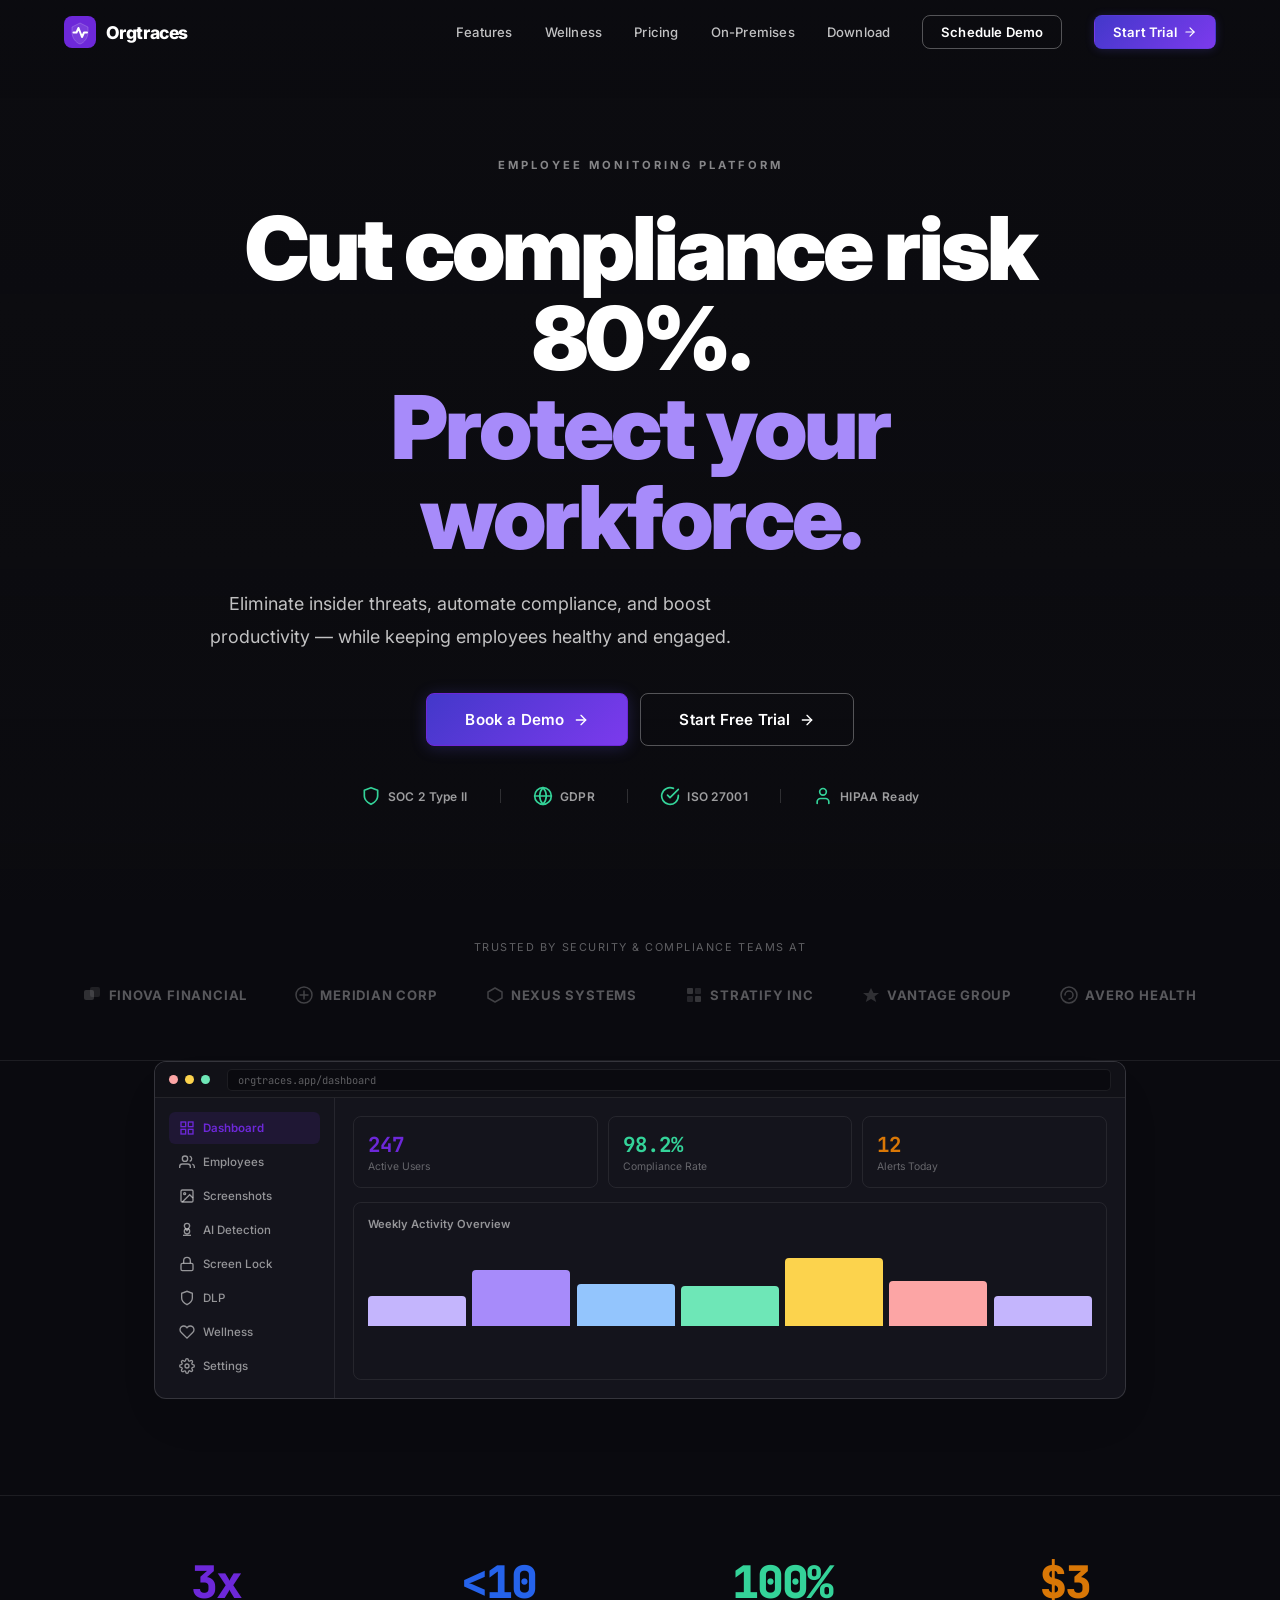
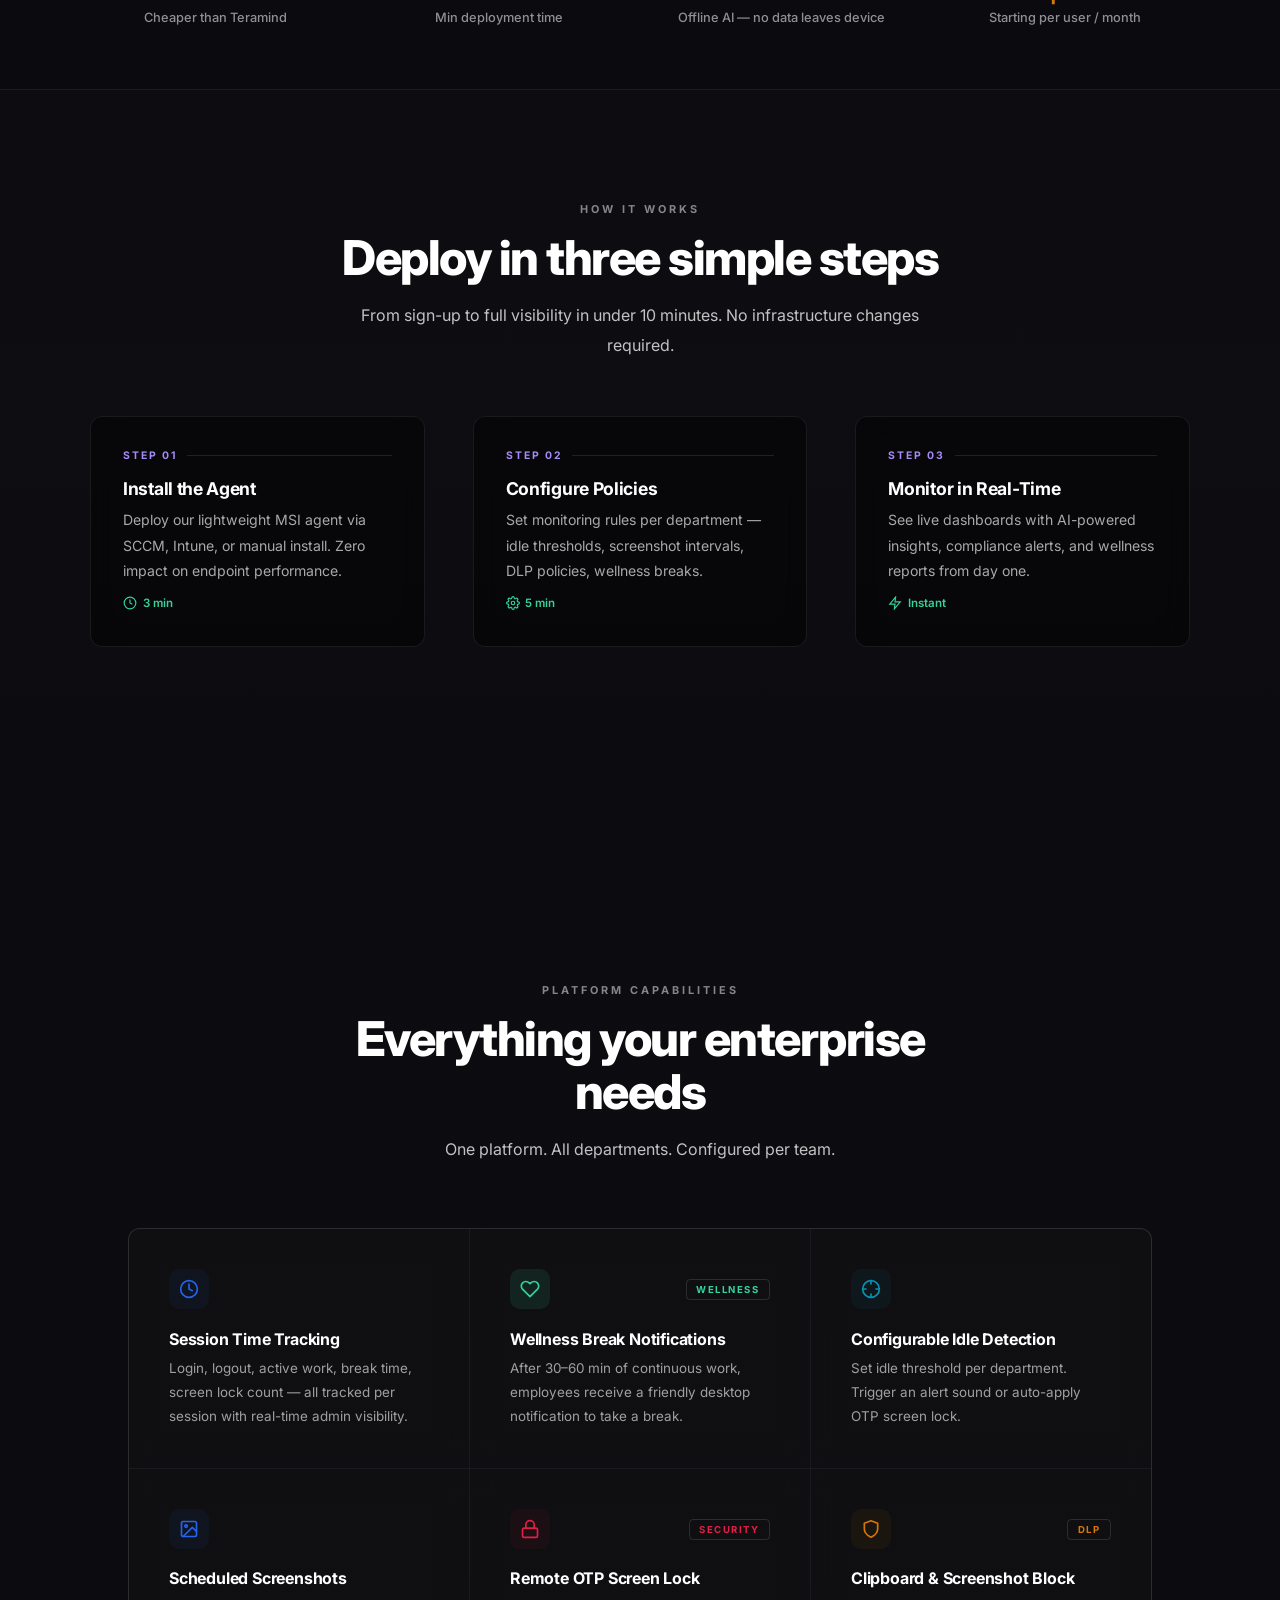
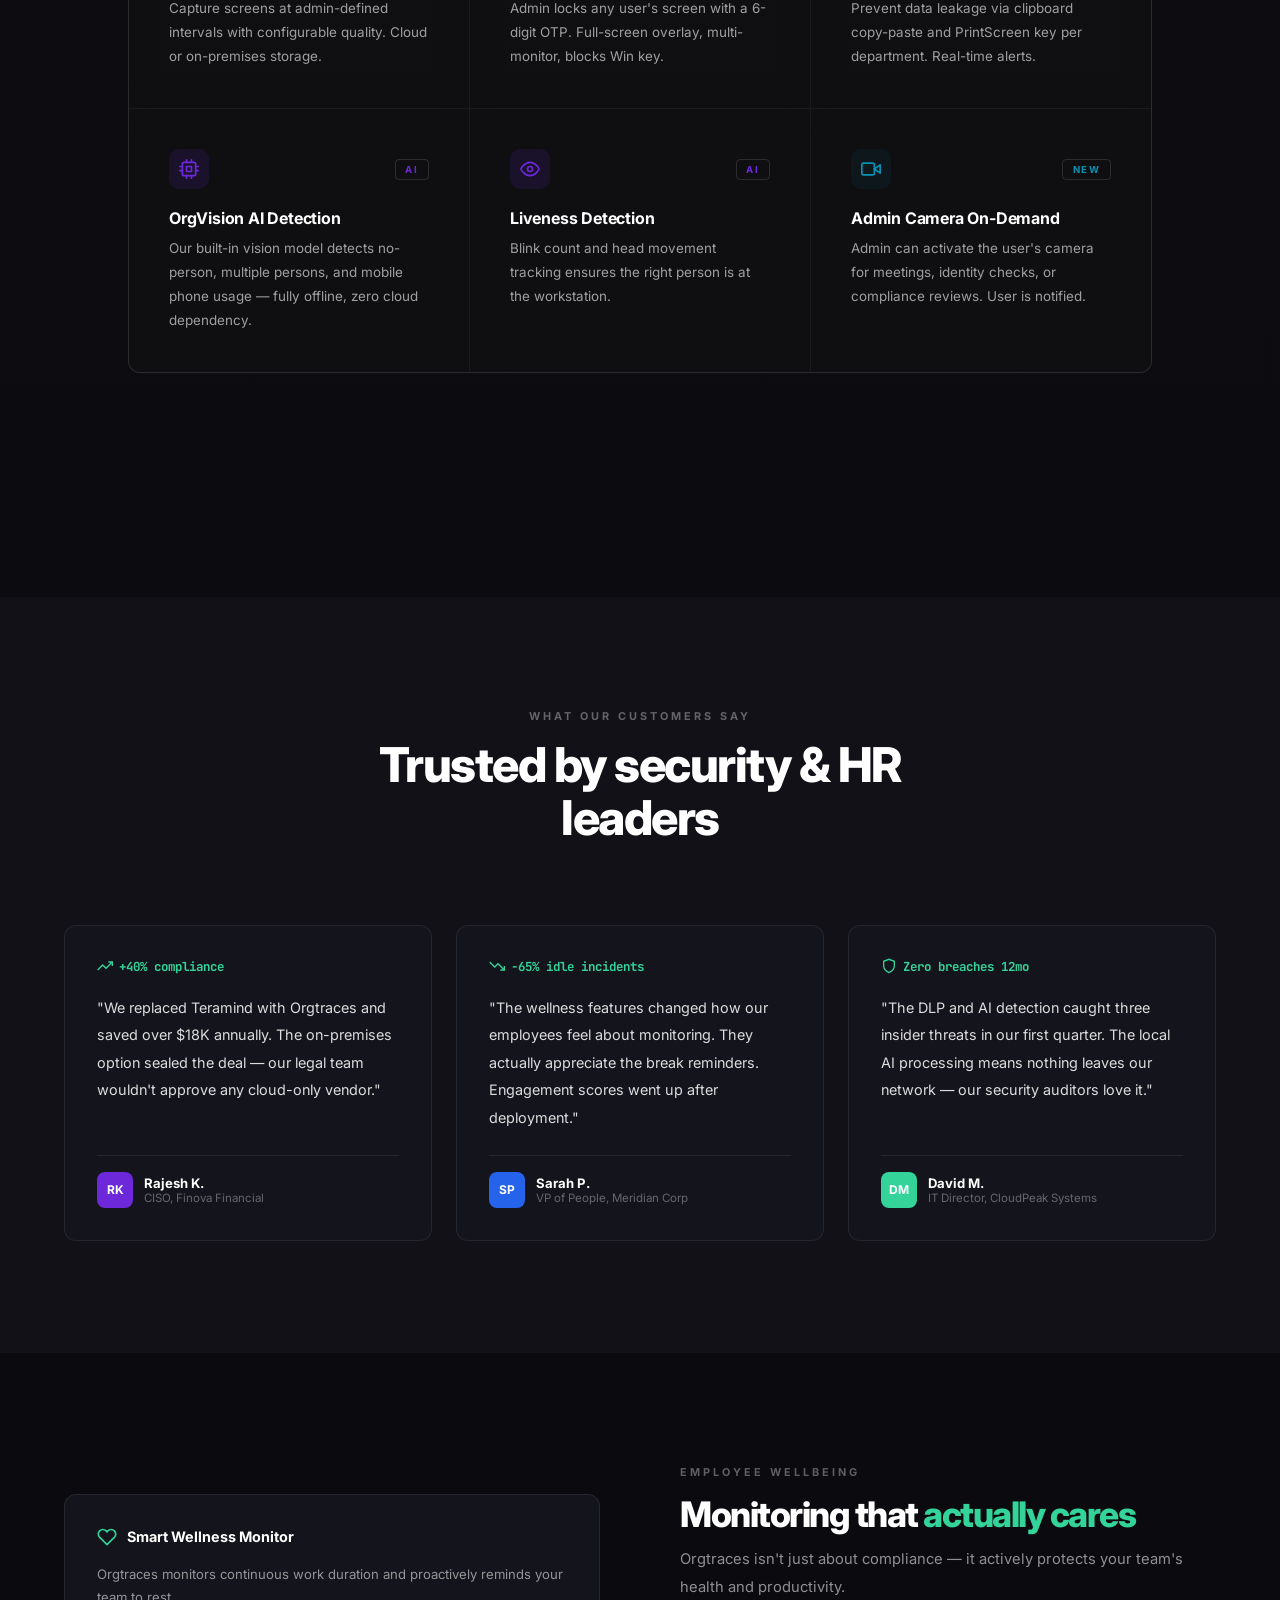
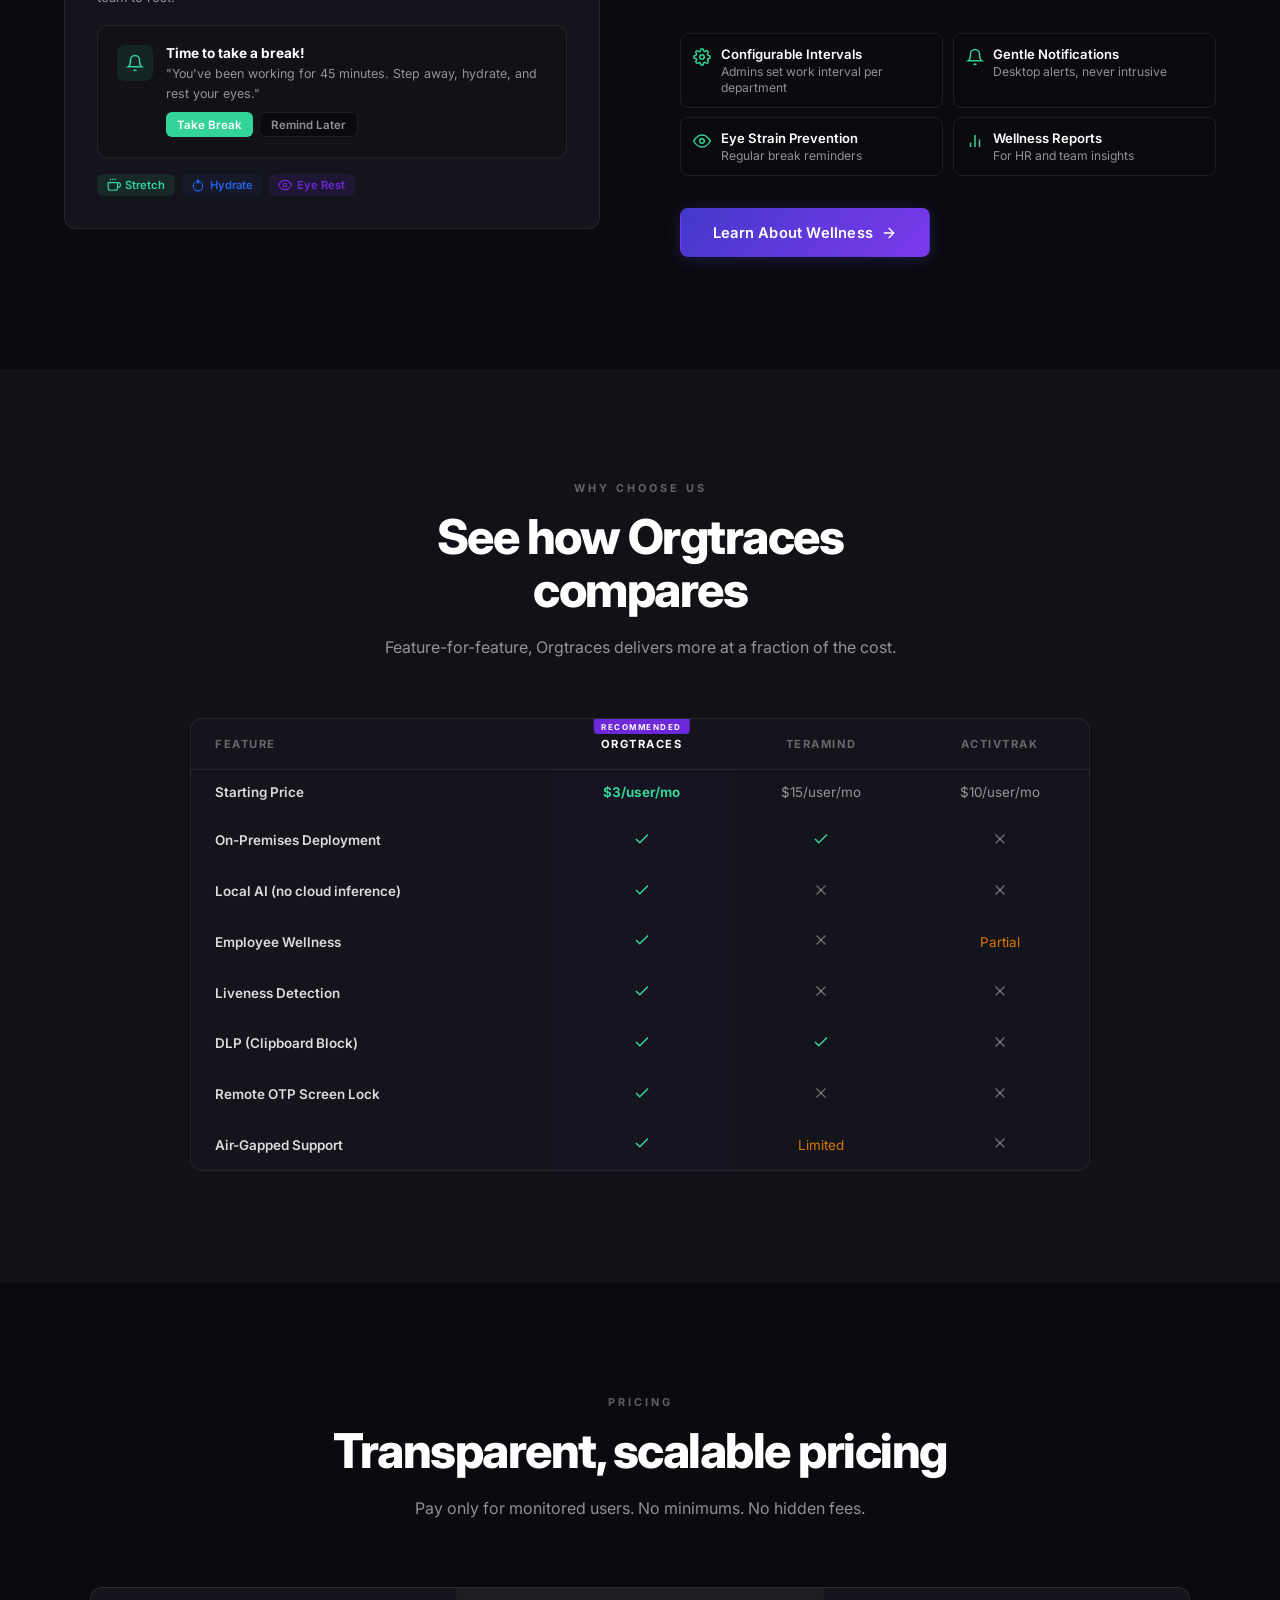
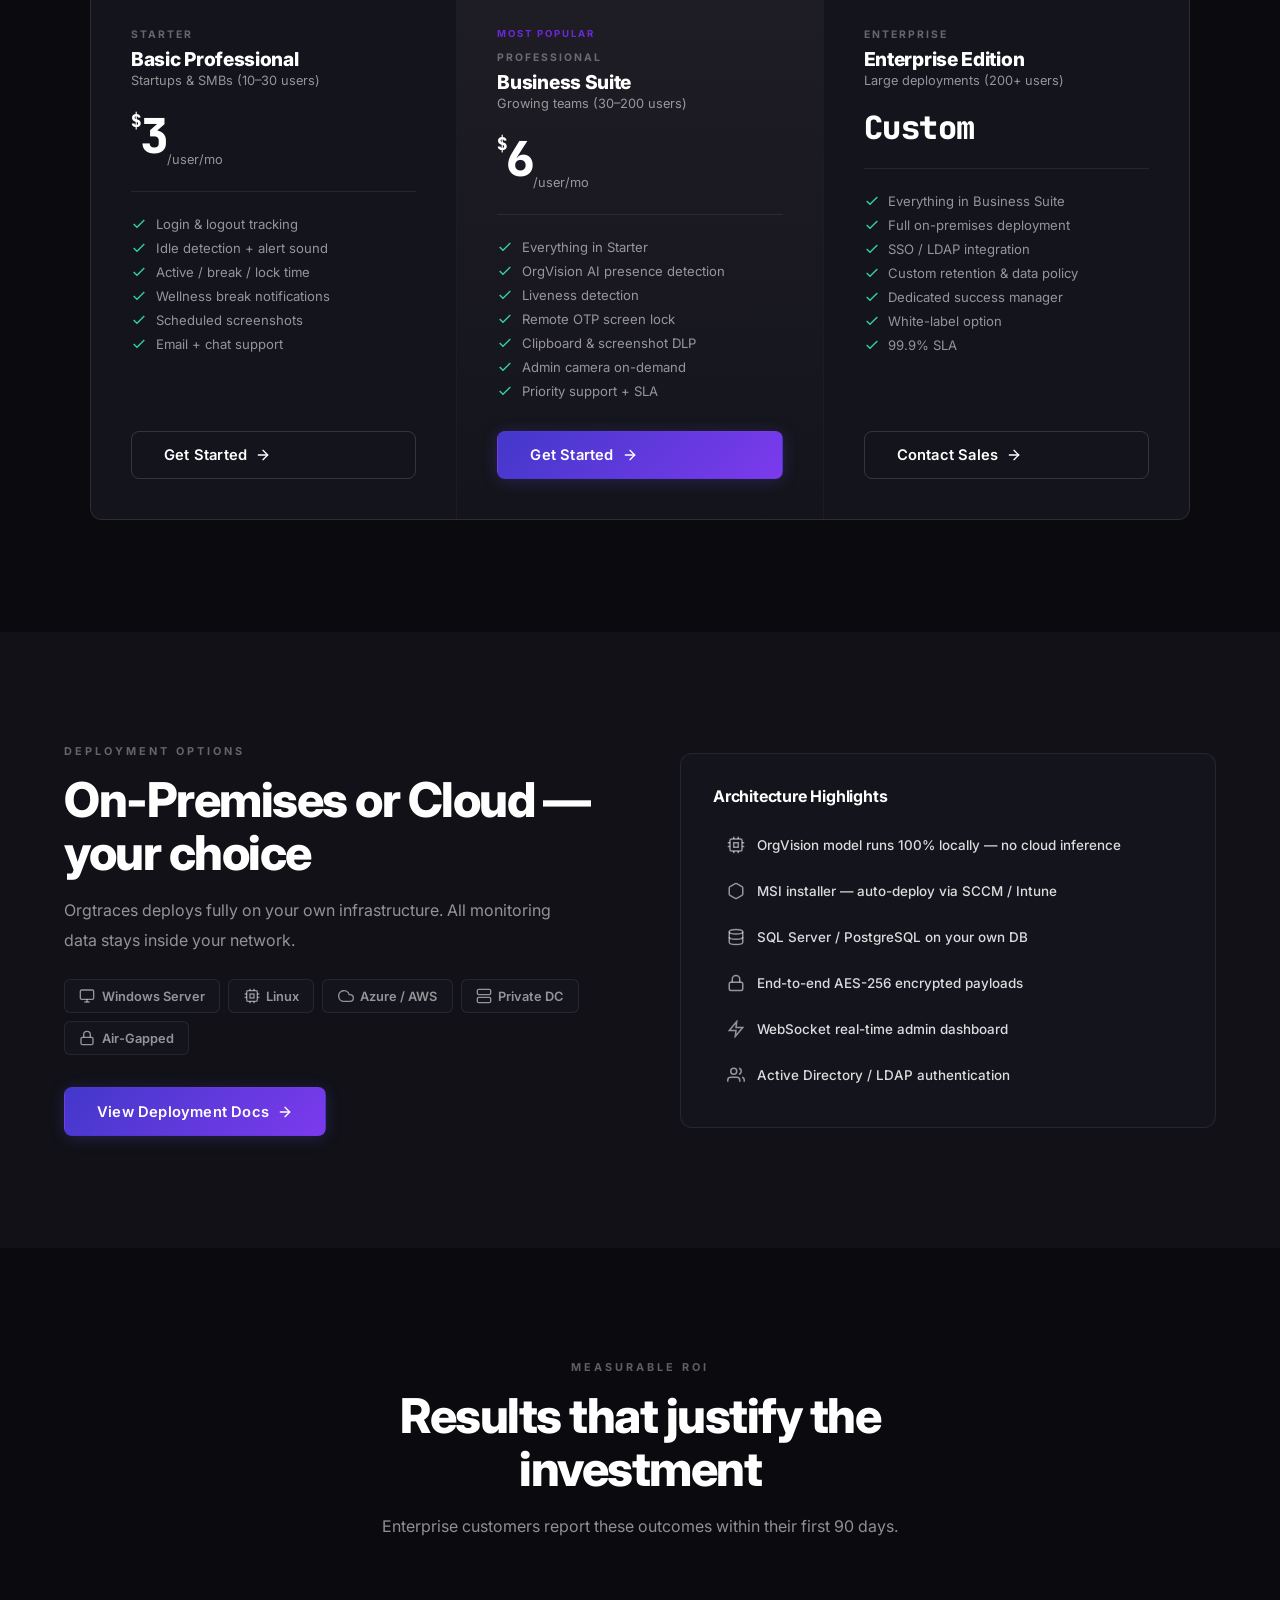
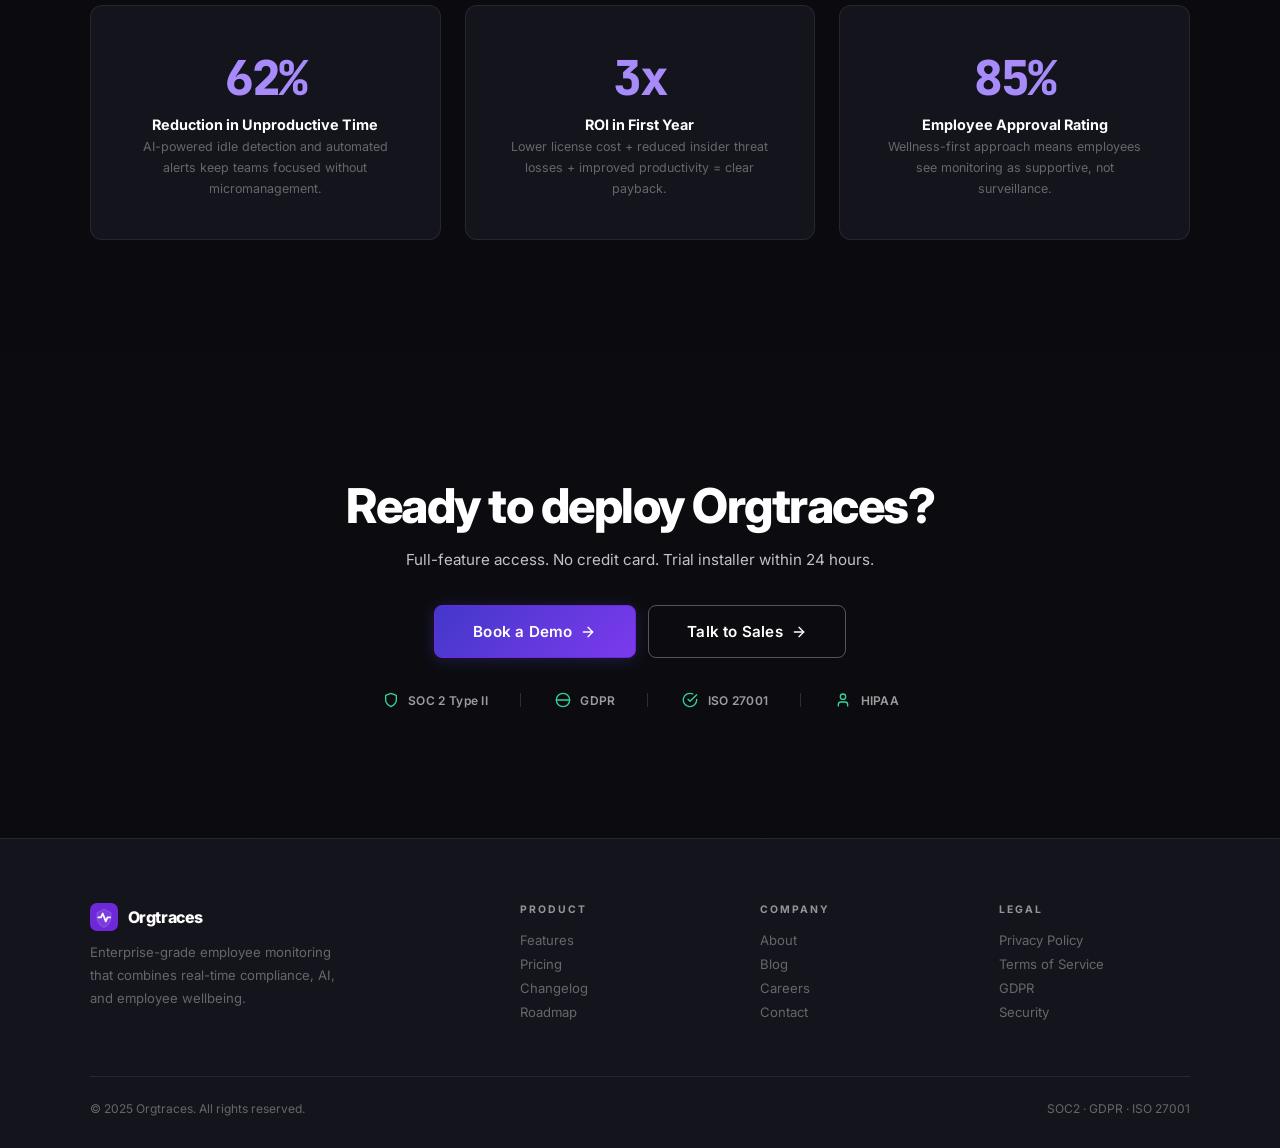
<file: index.html>
<!DOCTYPE html>
<html lang="en">
<head>
    <meta charset="UTF-8">
    <meta name="viewport" content="width=device-width, initial-scale=1.0">
    <title>Orgtraces — Monitor. Protect. Care.</title>
    <link href="https://fonts.googleapis.com/css2?family=Inter:wght@300;400;500;600;700;800;900&family=JetBrains+Mono:wght@400;600;700&display=swap" rel="stylesheet">
    <style>
        *{margin:0;padding:0;box-sizing:border-box}
        html{scroll-behavior:smooth}
        :root{
            --bg:#0a0a0f;--bg2:#111117;--bg3:#14141c;--bg4:#1a1a22;
            --accent:#6d28d9;--accent-light:#a78bfa;--accent-pale:rgba(109,40,217,0.12);
            --green:#34d399;--green-pale:rgba(52,211,153,0.1);
            --text:#ffffff;--text2:rgba(255,255,255,0.85);--text3:rgba(255,255,255,0.55);--text4:rgba(255,255,255,0.35);
            --border:rgba(255,255,255,0.08);--border2:rgba(255,255,255,0.14);
        }
        body{font-family:'Inter',system-ui,-apple-system,sans-serif;background:var(--bg);color:var(--text);overflow-x:hidden;-webkit-font-smoothing:antialiased;-moz-osx-font-smoothing:grayscale}

        /* ICONS */
        .ico{display:inline-flex;align-items:center;justify-content:center;flex-shrink:0}
        .ico svg{display:block}

        /* HEADER */
        header{position:fixed;top:0;width:100%;height:64px;display:flex;align-items:center;justify-content:space-between;padding:0 clamp(1.5rem,5vw,4rem);z-index:100;transition:all .5s cubic-bezier(.4,0,.2,1)}
        header.scrolled{background:rgba(10,10,15,.92);backdrop-filter:blur(30px);-webkit-backdrop-filter:blur(30px);border-bottom:1px solid var(--border)}
        .logo{display:flex;align-items:center;gap:.6rem;text-decoration:none;color:var(--text)}
        .logo-mark{width:32px;height:32px;flex-shrink:0}
        .logo-mark svg{width:100%;height:100%;display:block}
        .logo-text{font-size:1.1rem;font-weight:800;letter-spacing:-.4px}
        nav{display:flex;align-items:center;gap:2rem}
        nav a{color:var(--text3);text-decoration:none;font-weight:500;font-size:.82rem;letter-spacing:.2px;transition:color .3s}
        nav a:hover{color:var(--text)}
        .nav-cta{display:inline-flex;align-items:center;gap:.4rem;padding:.5rem 1.1rem;border:1px solid var(--border2);border-radius:8px;font-weight:600;font-size:.82rem;color:var(--text);text-decoration:none;transition:all .3s;background:transparent;cursor:pointer;font-family:inherit}
        .nav-cta:hover{border-color:var(--accent);color:var(--accent)}
        .nav-cta.filled{background:linear-gradient(135deg,#4338ca 0%,#7c3aed 100%);color:#fff;border-color:transparent;box-shadow:0 1px 10px rgba(99,91,255,.2)}
        .nav-cta.filled:hover{background:linear-gradient(135deg,#3730a3 0%,#6d28d9 100%);box-shadow:0 2px 16px rgba(99,91,255,.32)}
        .nav-cta svg{width:14px;height:14px}

        /* BUTTONS */
        .btn{display:inline-flex;align-items:center;gap:.5rem;padding:.75rem 1.6rem;border-radius:8px;font-family:inherit;font-weight:600;font-size:.88rem;cursor:pointer;border:1px solid var(--border2);transition:all .4s cubic-bezier(.4,0,.2,1);background:transparent;color:var(--text);text-decoration:none;letter-spacing:.2px}
        .btn:hover{border-color:var(--text);transform:translateY(-1px)}
        .btn svg{width:16px;height:16px;transition:transform .3s}
        .btn:hover svg{transform:translateX(3px)}
        .btn-fill{background:linear-gradient(135deg,#4338ca 0%,#7c3aed 100%);color:#fff;border-color:transparent;box-shadow:0 2px 16px rgba(99,91,255,.22)}
        .btn-fill:hover{background:linear-gradient(135deg,#3730a3 0%,#6d28d9 100%);border-color:transparent;box-shadow:0 4px 28px rgba(99,91,255,.38);transform:translateY(-2px)}
        .btn-lg{padding:.9rem 2rem;font-size:.92rem}
        .btn-xl{padding:1rem 2.4rem;font-size:.95rem}

        /* HERO */
        .hero{min-height:100vh;display:flex;flex-direction:column;align-items:center;justify-content:center;text-align:center;padding:8rem 1.5rem 4rem;position:relative}
        .hero-label{font-size:.7rem;font-weight:700;letter-spacing:3px;text-transform:uppercase;color:var(--text3);margin-bottom:2rem;opacity:0;animation:fadeUp .8s .2s forwards}
        .hero h1{font-size:clamp(2.8rem,7vw,5.5rem);font-weight:900;line-height:1.02;letter-spacing:-3px;margin-bottom:1.5rem;opacity:0;animation:fadeUp .8s .35s forwards;max-width:900px}
        .hero h1 em{font-style:normal;color:var(--accent)}
        .hero-sub{font-size:clamp(.95rem,1.6vw,1.12rem);color:var(--text3);max-width:560px;line-height:1.85;margin-bottom:2.5rem;opacity:0;animation:fadeUp .8s .5s forwards}
        .hero-actions{display:flex;gap:.75rem;flex-wrap:wrap;justify-content:center;opacity:0;animation:fadeUp .8s .65s forwards}
        .hero-proof{display:flex;align-items:center;gap:2rem;margin-top:2.5rem;opacity:0;animation:fadeUp .8s .8s forwards;flex-wrap:wrap;justify-content:center}
        .proof-item{display:flex;align-items:center;gap:.45rem;font-size:.75rem;font-weight:600;color:var(--text4);letter-spacing:.3px}
        .proof-item .ico{width:20px;height:20px;color:var(--green)}
        .proof-sep{width:1px;height:14px;background:var(--border2)}

        @keyframes fadeUp{to{opacity:1;transform:translateY(0)}}
        .hero-label,.hero h1,.hero-sub,.hero-actions,.hero-proof{transform:translateY(24px)}

        /* DASHBOARD PREVIEW */
        .preview{padding:0 clamp(1.5rem,5vw,4rem) 6rem;max-width:1100px;margin:0 auto;opacity:0;animation:fadeUp 1s .95s forwards;transform:translateY(24px)}
        .preview-frame{border-radius:12px;overflow:hidden;border:1px solid var(--border2);background:var(--bg3);box-shadow:0 24px 48px -12px rgba(0,0,0,.08)}
        .preview-bar{height:36px;display:flex;align-items:center;gap:7px;padding:0 14px;background:var(--bg2);border-bottom:1px solid var(--border)}
        .preview-dot{width:9px;height:9px;border-radius:50%}
        .preview-dot.r{background:#fca5a5}.preview-dot.y{background:#fcd34d}.preview-dot.g{background:#6ee7b7}
        .preview-url{margin-left:10px;flex:1;height:22px;border-radius:5px;background:var(--bg);border:1px solid var(--border);display:flex;align-items:center;padding:0 10px;font-size:.65rem;color:var(--text4);font-family:'JetBrains Mono',monospace}
        .preview-body{display:grid;grid-template-columns:180px 1fr;min-height:300px}
        .preview-side{padding:14px;border-right:1px solid var(--border);display:flex;flex-direction:column;gap:2px}
        .ps-item{display:flex;align-items:center;gap:8px;padding:8px 10px;border-radius:6px;font-size:.72rem;font-weight:500;color:var(--text3);transition:all .2s}
        .ps-item.active{background:var(--accent-pale);color:var(--accent);font-weight:600}
        .ps-item .ico{width:16px;height:16px}
        .preview-main{padding:18px;display:flex;flex-direction:column;gap:14px}
        .pm-stats{display:grid;grid-template-columns:repeat(3,1fr);gap:10px}
        .pm-stat{padding:14px;border-radius:8px;border:1px solid var(--border)}
        .pm-stat-val{font-family:'JetBrains Mono',monospace;font-size:1.3rem;font-weight:700;margin-bottom:2px}
        .pm-stat-lbl{font-size:.65rem;color:var(--text4)}
        .pm-chart{flex:1;border-radius:8px;border:1px solid var(--border);padding:14px;min-height:110px}
        .pm-chart-title{font-size:.7rem;font-weight:600;color:var(--text3);margin-bottom:10px}
        .chart-bars{display:flex;align-items:flex-end;gap:6px;height:85px}
        .chart-bar{flex:1;border-radius:4px 4px 0 0;animation:barUp 1s cubic-bezier(.4,0,.2,1) both;transform-origin:bottom}
        @keyframes barUp{from{transform:scaleY(0)}to{transform:scaleY(1)}}

        /* LOGO STRIP */
        .logo-strip{padding:2.5rem clamp(1.5rem,5vw,4rem) 3.5rem;border-bottom:1px solid var(--border);text-align:center}
        .logo-strip-label{font-size:.68rem;letter-spacing:.14em;text-transform:uppercase;color:var(--text4);margin-bottom:2rem}
        .logo-strip-row{display:flex;align-items:center;justify-content:center;gap:3rem;flex-wrap:wrap}
        .logo-item{display:flex;align-items:center;gap:.45rem;color:rgba(255,255,255,.32);font-weight:700;font-size:.82rem;letter-spacing:.06em;text-transform:uppercase;transition:color .3s;user-select:none}
        .logo-item:hover{color:rgba(255,255,255,.58)}
        .logo-icon{width:18px;height:18px;flex-shrink:0;opacity:.7}
        @media(max-width:640px){.logo-strip-row{gap:1.8rem}.logo-item{font-size:.74rem}}

        /* METRICS STRIP */
        .metrics{padding:4rem clamp(1.5rem,5vw,4rem);border-top:1px solid var(--border);border-bottom:1px solid var(--border)}
        .metrics-inner{display:grid;grid-template-columns:repeat(4,1fr);gap:2rem;max-width:1100px;margin:0 auto}
        .metric{text-align:center}
        .metric-val{font-size:2.8rem;font-weight:900;font-family:'JetBrains Mono',monospace;line-height:1;margin-bottom:.35rem;letter-spacing:-2px}
        .metric-val.c1{color:var(--accent)}.metric-val.c2{color:#2563eb}.metric-val.c3{color:var(--green)}.metric-val.c4{color:#d97706}
        .metric-lbl{font-size:.8rem;color:var(--text3);font-weight:500}

        /* SECTION SHARED */
        section{padding:7rem clamp(1.5rem,5vw,4rem)}
        .sec-label{font-size:.68rem;font-weight:700;letter-spacing:3px;text-transform:uppercase;color:var(--text4);margin-bottom:1rem}
        .sec-title{font-size:clamp(2rem,4vw,3rem);font-weight:800;letter-spacing:-1.5px;line-height:1.1;margin-bottom:1rem;max-width:650px}
        .sec-desc{font-size:1rem;color:var(--text3);max-width:520px;line-height:1.85}
        .sec-center{text-align:center;display:flex;flex-direction:column;align-items:center}
        .sec-center .sec-title,.sec-center .sec-desc{max-width:620px}

        /* HOW IT WORKS */
        .steps-sec{background:var(--bg2)}
        .steps-grid{display:grid;grid-template-columns:repeat(3,1fr);gap:3rem;max-width:1100px;margin:3.5rem auto 0}
        .step-card{position:relative}
        .step-num{font-size:.65rem;font-weight:700;letter-spacing:2px;text-transform:uppercase;color:var(--accent);margin-bottom:1rem;display:flex;align-items:center;gap:.6rem}
        .step-num::after{content:'';flex:1;height:1px;background:var(--border)}
        .step-card h3{font-size:1.1rem;font-weight:700;margin-bottom:.5rem;letter-spacing:-.3px}
        .step-card p{font-size:.88rem;color:var(--text3);line-height:1.8}
        .step-time{display:inline-flex;align-items:center;gap:.35rem;margin-top:.8rem;font-size:.72rem;font-weight:600;color:var(--green)}
        .step-time .ico{width:14px;height:14px}

        /* FEATURES */
        .feat-grid{display:grid;grid-template-columns:repeat(3,1fr);gap:1px;max-width:1200px;margin:4rem auto 0;background:var(--border);border:1px solid var(--border);border-radius:12px;overflow:hidden}
        .feat{padding:2.5rem;background:var(--bg3);transition:background .4s}
        .feat:hover{background:var(--bg2)}
        .feat-top{display:flex;align-items:center;justify-content:space-between;margin-bottom:1.2rem}
        .feat-icon{width:40px;height:40px;border-radius:10px;display:flex;align-items:center;justify-content:center;color:var(--text2)}
        .feat-icon.purple{background:var(--accent-pale);color:var(--accent)}
        .feat-icon.blue{background:rgba(37,99,235,0.06);color:#2563eb}
        .feat-icon.green{background:var(--green-pale);color:var(--green)}
        .feat-icon.rose{background:rgba(225,29,78,0.06);color:#e11d48}
        .feat-icon.amber{background:rgba(217,119,6,0.06);color:#d97706}
        .feat-icon.cyan{background:rgba(8,145,178,0.06);color:#0891b2}
        .feat-icon svg{width:20px;height:20px}
        .feat-tag{font-size:.6rem;font-weight:700;letter-spacing:1.5px;text-transform:uppercase;padding:.25rem .6rem;border-radius:4px;border:1px solid var(--border)}
        .feat-tag.ai{color:var(--accent);border-color:rgba(109,40,217,.15)}.feat-tag.sec{color:#e11d48;border-color:rgba(225,29,78,.15)}.feat-tag.dlp{color:#d97706;border-color:rgba(217,119,6,.15)}.feat-tag.well{color:var(--green);border-color:rgba(5,150,105,.15)}.feat-tag.new{color:#0891b2;border-color:rgba(8,145,178,.15)}
        .feat h3{font-size:1rem;font-weight:700;margin-bottom:.45rem;letter-spacing:-.2px}
        .feat p{font-size:.84rem;color:var(--text3);line-height:1.8}

        /* TESTIMONIALS */
        .test-sec{background:var(--bg2)}
        .test-grid{display:grid;grid-template-columns:repeat(3,1fr);gap:1.5rem;max-width:1200px;margin:4rem auto 0}
        .test-card{padding:2rem;border-radius:12px;background:var(--bg3);border:1px solid var(--border);display:flex;flex-direction:column}
        .test-metric{font-size:.78rem;font-weight:700;color:var(--green);margin-bottom:1.2rem;display:flex;align-items:center;gap:.4rem;font-family:'JetBrains Mono',monospace}
        .test-metric .ico{width:16px;height:16px}
        .test-quote{font-size:.9rem;color:var(--text2);line-height:1.9;flex:1;margin-bottom:1.5rem}
        .test-author{display:flex;align-items:center;gap:.7rem;padding-top:1rem;border-top:1px solid var(--border)}
        .test-avatar{width:36px;height:36px;border-radius:8px;display:flex;align-items:center;justify-content:center;font-size:.75rem;font-weight:700;color:#fff;background:var(--accent)}
        .test-name{font-weight:700;font-size:.82rem}.test-role{font-size:.72rem;color:var(--text4)}

        /* WELLNESS */
        .well-inner{max-width:1200px;margin:0 auto;display:grid;grid-template-columns:1fr 1fr;gap:5rem;align-items:center}
        .well-card{border-radius:12px;padding:2rem;border:1px solid var(--border);background:var(--bg3)}
        .wc-top{display:flex;align-items:center;gap:.6rem;margin-bottom:1rem}
        .wc-top .ico{width:20px;height:20px;color:var(--green)}
        .wc-top span{font-weight:700;font-size:.9rem}
        .wc-desc{font-size:.82rem;color:var(--text3);margin-bottom:1rem;line-height:1.75}
        .wc-notif{background:var(--bg2);border:1px solid var(--border);border-radius:10px;padding:1.2rem;display:flex;gap:.8rem}
        .wc-notif-ico{width:36px;height:36px;border-radius:8px;background:var(--green-pale);display:flex;align-items:center;justify-content:center;flex-shrink:0;color:var(--green)}
        .wc-notif-ico svg{width:18px;height:18px}
        .wc-n-title{font-weight:700;font-size:.85rem;margin-bottom:.2rem}
        .wc-n-body{font-size:.78rem;color:var(--text3);margin-bottom:.5rem;line-height:1.6}
        .wc-n-actions{display:flex;gap:.35rem}
        .wc-n-btn{padding:.3rem .7rem;border-radius:6px;font-size:.72rem;font-weight:600;cursor:pointer;border:none;font-family:inherit}
        .wc-n-btn.primary{background:var(--green);color:#fff}
        .wc-n-btn.ghost{background:var(--bg);color:var(--text3);border:1px solid var(--border)}
        .wc-tags{display:flex;gap:.4rem;margin-top:1rem}
        .wc-tag{padding:.25rem .6rem;border-radius:6px;font-size:.7rem;font-weight:600;display:flex;align-items:center;gap:.3rem}
        .wc-tag .ico{width:14px;height:14px}
        .wc-tag.g{background:var(--green-pale);color:var(--green)}.wc-tag.b{background:rgba(37,99,235,0.06);color:#2563eb}.wc-tag.p{background:var(--accent-pale);color:var(--accent)}
        .well-text h2{font-size:2.2rem;font-weight:800;letter-spacing:-1.5px;margin-bottom:.8rem;line-height:1.1}
        .well-text h2 em{font-style:normal;color:var(--green)}
        .well-text>p{font-size:.92rem;color:var(--text3);line-height:1.85;margin-bottom:2rem}
        .well-list{list-style:none;display:grid;grid-template-columns:1fr 1fr;gap:.6rem;margin-bottom:2rem}
        .well-list li{display:flex;align-items:flex-start;gap:.6rem;padding:.75rem;border:1px solid var(--border);border-radius:8px;font-size:.82rem;transition:all .3s}
        .well-list li:hover{border-color:var(--border2);transform:translateX(4px)}
        .well-list li .ico{width:18px;height:18px;color:var(--green);margin-top:2px}
        .well-list li strong{display:block;font-weight:600;margin-bottom:1px}
        .well-list li span{color:var(--text3);font-size:.76rem}

        /* COMPARISON */
        .compare-sec{background:var(--bg2)}
        .compare-wrap{max-width:900px;margin:3.5rem auto 0;border-radius:12px;overflow:hidden;border:1px solid var(--border);background:var(--bg3)}
        .compare-table{width:100%;border-collapse:collapse}
        .compare-table thead th{padding:1.1rem 1rem;font-size:.7rem;font-weight:700;text-transform:uppercase;letter-spacing:1.5px;color:var(--text4);text-align:center;border-bottom:1px solid var(--border)}
        .compare-table thead th:first-child{text-align:left;padding-left:1.5rem}
        .compare-table thead th.hl{color:var(--text);position:relative}
        .compare-table thead th.hl::after{content:'RECOMMENDED';position:absolute;top:0;left:50%;transform:translateX(-50%);background:var(--accent);color:#fff;font-size:.5rem;padding:.15rem .5rem;border-radius:0 0 4px 4px;letter-spacing:1.5px}
        .compare-table tbody td{padding:.9rem 1rem;font-size:.84rem;text-align:center;color:var(--text3);border-bottom:1px solid rgba(0,0,0,.04)}
        .compare-table tbody tr:hover td{background:rgba(0,0,0,.01)}
        .compare-table tbody td:first-child{text-align:left;font-weight:600;color:var(--text2);padding-left:1.5rem}
        .compare-table tbody td.hl{background:rgba(109,40,217,.02)}
        .compare-table tbody tr:hover td.hl{background:rgba(109,40,217,.04)}
        .compare-table tbody tr:last-child td{border-bottom:none}
        .ck-y{color:var(--green);font-weight:700}.ck-n{color:var(--text4)}.ck-p{color:#d97706}
        .ck-y .ico,.ck-n .ico,.ck-p .ico{width:18px;height:18px;display:inline-flex}

        /* PRICING */
        .pricing-grid{display:grid;grid-template-columns:repeat(3,1fr);gap:1px;max-width:1100px;margin:4rem auto 0;background:var(--border);border:1px solid var(--border);border-radius:12px;overflow:hidden}
        .p-card{padding:2.5rem;background:var(--bg3);display:flex;flex-direction:column}
        .p-card.pop{background:linear-gradient(180deg,rgba(109,40,217,.02),var(--bg3))}
        .p-pop-tag{font-size:.6rem;font-weight:700;letter-spacing:2px;text-transform:uppercase;color:var(--accent);margin-bottom:.75rem}
        .p-tier{font-size:.65rem;font-weight:700;text-transform:uppercase;letter-spacing:2px;color:var(--text4);margin-bottom:.35rem}
        .p-name{font-size:1.2rem;font-weight:800;margin-bottom:.15rem;letter-spacing:-.3px}
        .p-desc{font-size:.8rem;color:var(--text3);margin-bottom:1.5rem}
        .p-price{font-size:3rem;font-weight:900;font-family:'JetBrains Mono',monospace;line-height:1;letter-spacing:-2px}
        .p-price sup{font-size:1.1rem;vertical-align:top;margin-top:.4rem}
        .p-price sub{font-size:.8rem;font-weight:400;color:var(--text3);font-family:'Inter',sans-serif;letter-spacing:0}
        .p-div{border:none;border-top:1px solid var(--border);margin:1.5rem 0}
        .p-feats{list-style:none;margin-bottom:2rem;display:flex;flex-direction:column;gap:.5rem;flex:1}
        .p-feats li{display:flex;align-items:center;gap:.55rem;font-size:.82rem;color:var(--text3)}
        .p-feats li .ico{width:16px;height:16px;color:var(--green)}
        .p-cta{width:100%}

        /* ON-PREM */
        .op-sec{background:var(--bg2)}
        .op-inner{max-width:1200px;margin:0 auto;display:grid;grid-template-columns:1fr 1fr;gap:5rem;align-items:center}
        .op-tags{display:flex;flex-wrap:wrap;gap:.5rem;margin-top:1.5rem}
        .op-tag{display:flex;align-items:center;gap:.4rem;padding:.5rem .9rem;border:1px solid var(--border);border-radius:6px;font-size:.8rem;font-weight:600;color:var(--text3);background:var(--bg3);transition:all .3s}
        .op-tag:hover{border-color:var(--border2);transform:translateY(-2px)}
        .op-tag .ico{width:16px;height:16px}
        .op-card{border-radius:12px;padding:2rem;border:1px solid var(--border);background:var(--bg3)}
        .op-card h4{font-size:1rem;font-weight:700;margin-bottom:1.2rem;letter-spacing:-.2px}
        .arch-list{list-style:none;display:flex;flex-direction:column;gap:.35rem}
        .arch-list li{display:flex;align-items:center;gap:.7rem;padding:.7rem .9rem;border-radius:6px;font-size:.84rem;font-weight:500;color:var(--text2);transition:all .3s}
        .arch-list li:hover{background:var(--bg2);transform:translateX(4px)}
        .arch-list li .ico{width:18px;height:18px;color:var(--text3)}

        /* ROI */
        .roi-grid{display:grid;grid-template-columns:repeat(3,1fr);gap:1.5rem;max-width:1100px;margin:4rem auto 0}
        .roi-card{padding:2.5rem;border-radius:12px;border:1px solid var(--border);background:var(--bg3);text-align:center;transition:all .4s}
        .roi-card:hover{border-color:var(--border2);transform:translateY(-4px)}
        .roi-val{font-size:3rem;font-weight:900;font-family:'JetBrains Mono',monospace;margin-bottom:.4rem;letter-spacing:-2px}
        .roi-val.c1{color:var(--accent-light)}.roi-val.c2{color:var(--accent-light)}.roi-val.c3{color:var(--accent-light)}
        .roi-label{font-size:.9rem;font-weight:700;margin-bottom:.3rem}
        .roi-detail{font-size:.78rem;color:var(--text4);line-height:1.65}

        /* CTA */
        .cta-sec{text-align:center;padding:8rem clamp(1.5rem,5vw,4rem);border-top:1px solid var(--border)}
        .cta-sec h2{font-size:clamp(2rem,4vw,3rem);font-weight:800;letter-spacing:-1.5px;margin-bottom:.8rem;line-height:1.1}
        .cta-sec p{font-size:.95rem;color:var(--text3);margin-bottom:2rem;max-width:480px;margin-left:auto;margin-right:auto;line-height:1.8}
        .cta-actions{display:flex;gap:.75rem;justify-content:center;flex-wrap:wrap;margin-bottom:2rem}
        .cta-proof{display:flex;align-items:center;gap:2rem;justify-content:center;flex-wrap:wrap}

        /* FOOTER */
        footer{border-top:1px solid var(--border);padding:4rem clamp(1.5rem,5vw,4rem) 2rem;background:var(--bg3)}
        .foot-grid{display:grid;grid-template-columns:2fr 1fr 1fr 1fr;gap:3rem;max-width:1100px;margin:0 auto 3rem}
        .foot-brand p{font-size:.82rem;color:var(--text4);line-height:1.75;margin-top:.6rem;max-width:250px}
        .foot-col h5{font-size:.65rem;font-weight:700;text-transform:uppercase;letter-spacing:2px;color:var(--text3);margin-bottom:1rem}
        .foot-col a{display:block;font-size:.82rem;color:var(--text4);text-decoration:none;margin-bottom:.5rem;transition:color .3s}
        .foot-col a:hover{color:var(--text)}
        .foot-bottom{padding-top:1.5rem;border-top:1px solid var(--border);display:flex;align-items:center;justify-content:space-between;font-size:.75rem;color:var(--text4);max-width:1100px;margin:0 auto}

        /* VIDEO SECTIONS */
        .vid-sec{position:relative;overflow:hidden}
        .bg-vid{position:absolute;top:50%;left:50%;min-width:100%;min-height:100%;width:auto;height:auto;transform:translate(-50%,-50%);z-index:0;object-fit:cover;pointer-events:none}
        .vid-overlay{position:absolute;inset:0;z-index:1;pointer-events:none}
        .vid-content{position:relative;z-index:2}
        .vid-sec .sec-label{color:rgba(255,255,255,.5)}
        .vid-sec .sec-title{color:#fff}
        .vid-sec .sec-desc{color:rgba(255,255,255,.75)}

        /* HERO on video */
        .hero.vid-sec{background:#0f0f12}
        .hero.vid-sec .hero-label{color:rgba(255,255,255,.5)}
        .hero.vid-sec h1{color:#fff}
        .hero.vid-sec h1 em{color:#a78bfa}
        .hero.vid-sec .hero-sub{color:rgba(255,255,255,.75)}
        .hero.vid-sec .btn{color:#fff;border-color:rgba(255,255,255,.3)}
        .hero.vid-sec .btn:hover{border-color:#fff}
        .hero.vid-sec .btn-fill{border-color:var(--accent)}
        .hero.vid-sec .proof-item{color:rgba(255,255,255,.6)}
        .hero.vid-sec .proof-item .ico{color:#34d399}
        .hero.vid-sec .proof-sep{background:rgba(255,255,255,.15)}

        /* STEPS on video */
        .steps-sec.vid-sec{background:#111114}
        .steps-sec.vid-sec .step-card{background:rgba(0,0,0,.45);backdrop-filter:blur(12px);-webkit-backdrop-filter:blur(12px);padding:2rem;border-radius:12px;border:1px solid rgba(255,255,255,.08)}
        .steps-sec.vid-sec .step-card h3{color:#fff}
        .steps-sec.vid-sec .step-card p{color:rgba(255,255,255,.65)}
        .steps-sec.vid-sec .step-num{color:#a78bfa}
        .steps-sec.vid-sec .step-num::after{background:rgba(255,255,255,.1)}
        .steps-sec.vid-sec .step-time{color:#34d399}

        /* FEATURES on video */
        .feat-vid-wrap.vid-sec{background:#0f0f12}
        .feat-vid-wrap.vid-sec .feat-grid{background:rgba(255,255,255,.06);border-color:rgba(255,255,255,.08)}
        .feat-vid-wrap.vid-sec .feat{background:rgba(0,0,0,.4);backdrop-filter:blur(12px);-webkit-backdrop-filter:blur(12px)}
        .feat-vid-wrap.vid-sec .feat:hover{background:rgba(0,0,0,.55)}
        .feat-vid-wrap.vid-sec .feat h3{color:#fff}
        .feat-vid-wrap.vid-sec .feat p{color:rgba(255,255,255,.6)}
        .feat-vid-wrap.vid-sec .feat-tag{border-color:rgba(255,255,255,.12)}

        /* CTA on video */
        .cta-sec.vid-sec{background:#0f0f12;border-top:none}
        .cta-sec.vid-sec h2{color:#fff}
        .cta-sec.vid-sec p{color:rgba(255,255,255,.75)}
        .cta-sec.vid-sec .btn{color:#fff;border-color:rgba(255,255,255,.3)}
        .cta-sec.vid-sec .btn:hover{border-color:#fff}
        .cta-sec.vid-sec .btn-fill{border-color:var(--accent)}
        .cta-sec.vid-sec .proof-item{color:rgba(255,255,255,.6)}
        .cta-sec.vid-sec .proof-item .ico{color:#34d399}
        .cta-sec.vid-sec .proof-sep{background:rgba(255,255,255,.15)}

        /* HEADER over video */
        header.on-video a{color:rgba(255,255,255,.75)}
        header.on-video a:hover{color:#fff}
        header.on-video .logo-text{color:#fff}
        header.on-video .nav-cta{color:#fff;border-color:rgba(255,255,255,.3)}
        header.on-video .nav-cta:hover{border-color:#fff;color:#fff}
        header.on-video .nav-cta.filled{background:linear-gradient(135deg,#4338ca 0%,#7c3aed 100%);border-color:transparent;color:#fff}
        header.scrolled.on-video a{color:var(--text3)}
        header.scrolled.on-video a:hover{color:var(--text)}
        header.scrolled.on-video .logo-text{color:var(--text)}
        header.scrolled.on-video .nav-cta{color:var(--text2);border-color:var(--border2)}
        header.scrolled.on-video .nav-cta.filled{color:#fff;background:linear-gradient(135deg,#4338ca 0%,#7c3aed 100%);border-color:transparent}

        @media(max-width:768px){.bg-vid{display:none}}

        /* SCROLL REVEAL */
        .rv{opacity:0;transform:translateY(32px);transition:opacity .8s cubic-bezier(.4,0,.2,1),transform .8s cubic-bezier(.4,0,.2,1)}
        .rv.vis{opacity:1;transform:none}
        .rv-d1{transition-delay:.1s}.rv-d2{transition-delay:.2s}.rv-d3{transition-delay:.3s}

        /* RESPONSIVE */
        @media(max-width:1100px){
            .feat-grid,.pricing-grid{grid-template-columns:repeat(2,1fr)}
            .metrics-inner,.test-grid,.steps-grid,.roi-grid{grid-template-columns:repeat(2,1fr)}
            .well-inner,.op-inner{grid-template-columns:1fr;gap:3rem}
            .foot-grid{grid-template-columns:1fr 1fr}
            .preview-body{grid-template-columns:1fr}
            .preview-side{display:none}
        }
        @media(max-width:640px){
            nav a:not(.nav-cta){display:none}
            .feat-grid,.pricing-grid,.metrics-inner,.test-grid,.steps-grid,.roi-grid{grid-template-columns:1fr}
            .well-list{grid-template-columns:1fr}
            .foot-grid{grid-template-columns:1fr}
            .foot-bottom{flex-direction:column;gap:.75rem}
            .hero h1{letter-spacing:-2px}
            .pm-stats{grid-template-columns:1fr}
            .hero-proof{gap:1rem}
        }
    </style>
</head>
<body>

<div class="page">

<header id="hdr">
    <a class="logo" href="#"><div class="logo-mark"><svg viewBox="0 0 32 32" fill="none" xmlns="http://www.w3.org/2000/svg"><rect width="32" height="32" rx="8" fill="#6d28d9"/><path d="M16 7L8 11v5c0 5.5 3.4 10.6 8 12 4.6-1.4 8-6.5 8-12v-5L16 7z" fill="rgba(255,255,255,0.1)" stroke="rgba(255,255,255,0.25)" stroke-width=".75"/><path d="M9.5 16.5h3l2-4.5 3.5 9 2-4.5h3" stroke="#fff" stroke-width="2" stroke-linecap="round" stroke-linejoin="round"/></svg></div><span class="logo-text">Orgtraces</span></a>
    <nav>
        <a href="#features">Features</a>
        <a href="#wellness">Wellness</a>
        <a href="#pricing">Pricing</a>
        <a href="#onprem">On-Premises</a>
        <a href="download.html">Download</a>
        <a class="nav-cta" href="#">Schedule Demo</a>
        <a class="nav-cta filled" href="#">Start Trial <svg viewBox="0 0 24 24" fill="none" stroke="currentColor" stroke-width="2" stroke-linecap="round" stroke-linejoin="round"><path d="M5 12h14"/><path d="m12 5 7 7-7 7"/></svg></a>
    </nav>
</header>

<section class="hero vid-sec">
    <video class="bg-vid" autoplay muted loop playsinline preload="metadata" poster="data:image/svg+xml,%3Csvg xmlns='http://www.w3.org/2000/svg'%3E%3Crect fill='%230f0f12' width='100%25' height='100%25'/%3E%3C/svg%3E"><source src="https://videos.pexels.com/video-files/5971077/5971077-uhd_2732_1440_25fps.mp4" type="video/mp4"></video>
    <div class="vid-overlay" style="background:linear-gradient(180deg,rgba(10,10,15,.7) 0%,rgba(10,10,15,.55) 50%,rgba(10,10,15,.75) 100%)"></div>
    <div class="vid-content">
    <div class="hero-label">Employee Monitoring Platform</div>
    <h1>Cut compliance risk 80%.<br><em>Protect your workforce.</em></h1>
    <p class="hero-sub">Eliminate insider threats, automate compliance, and boost productivity — while keeping employees healthy and engaged.</p>
    <div class="hero-actions">
        <a class="btn btn-fill btn-xl" href="#">Book a Demo <svg viewBox="0 0 24 24" fill="none" stroke="currentColor" stroke-width="2" stroke-linecap="round" stroke-linejoin="round"><path d="M5 12h14"/><path d="m12 5 7 7-7 7"/></svg></a>
        <a class="btn btn-xl" href="#">Start Free Trial <svg viewBox="0 0 24 24" fill="none" stroke="currentColor" stroke-width="2" stroke-linecap="round" stroke-linejoin="round"><path d="M5 12h14"/><path d="m12 5 7 7-7 7"/></svg></a>
    </div>
    <div class="hero-proof">
        <div class="proof-item"><span class="ico"><svg viewBox="0 0 24 24" fill="none" stroke="currentColor" stroke-width="2" stroke-linecap="round" stroke-linejoin="round"><path d="M12 22s8-4 8-10V5l-8-3-8 3v7c0 6 8 10 8 10z"/></svg></span> SOC 2 Type II</div>
        <div class="proof-sep"></div>
        <div class="proof-item"><span class="ico"><svg viewBox="0 0 24 24" fill="none" stroke="currentColor" stroke-width="2" stroke-linecap="round" stroke-linejoin="round"><circle cx="12" cy="12" r="10"/><path d="M2 12h20"/><path d="M12 2a15.3 15.3 0 0 1 4 10 15.3 15.3 0 0 1-4 10 15.3 15.3 0 0 1-4-10 15.3 15.3 0 0 1 4-10z"/></svg></span> GDPR</div>
        <div class="proof-sep"></div>
        <div class="proof-item"><span class="ico"><svg viewBox="0 0 24 24" fill="none" stroke="currentColor" stroke-width="2" stroke-linecap="round" stroke-linejoin="round"><path d="M22 11.08V12a10 10 0 1 1-5.93-9.14"/><polyline points="22 4 12 14.01 9 11.01"/></svg></span> ISO 27001</div>
        <div class="proof-sep"></div>
        <div class="proof-item"><span class="ico"><svg viewBox="0 0 24 24" fill="none" stroke="currentColor" stroke-width="2" stroke-linecap="round" stroke-linejoin="round"><path d="M19 21v-2a4 4 0 0 0-4-4H9a4 4 0 0 0-4 4v2"/><circle cx="12" cy="7" r="4"/></svg></span> HIPAA Ready</div>
    </div>
    </div>
</section>

<div class="logo-strip rv">
    <p class="logo-strip-label">Trusted by security &amp; compliance teams at</p>
    <div class="logo-strip-row">
        <span class="logo-item"><svg class="logo-icon" viewBox="0 0 18 18" fill="none"><rect x="1" y="4" width="10" height="10" rx="2" fill="currentColor" opacity=".7"/><rect x="7" y="1" width="10" height="10" rx="2" fill="currentColor" opacity=".4"/></svg>Finova Financial</span>
        <span class="logo-item"><svg class="logo-icon" viewBox="0 0 18 18" fill="none"><circle cx="9" cy="9" r="8" stroke="currentColor" stroke-width="1.5"/><path d="M5 9h8M9 5v8" stroke="currentColor" stroke-width="1.5" stroke-linecap="round"/></svg>Meridian Corp</span>
        <span class="logo-item"><svg class="logo-icon" viewBox="0 0 18 18" fill="none"><path d="M9 2L2 6v6l7 4 7-4V6L9 2z" stroke="currentColor" stroke-width="1.5" stroke-linejoin="round"/></svg>Nexus Systems</span>
        <span class="logo-item"><svg class="logo-icon" viewBox="0 0 18 18" fill="none"><rect x="2" y="2" width="6" height="6" rx="1" fill="currentColor" opacity=".8"/><rect x="10" y="2" width="6" height="6" rx="1" fill="currentColor" opacity=".5"/><rect x="2" y="10" width="6" height="6" rx="1" fill="currentColor" opacity=".5"/><rect x="10" y="10" width="6" height="6" rx="1" fill="currentColor" opacity=".8"/></svg>Stratify Inc</span>
        <span class="logo-item"><svg class="logo-icon" viewBox="0 0 18 18" fill="none"><path d="M9 2l2.5 5h5.5l-4.5 3.5 1.7 5.5L9 13l-5.2 3 1.7-5.5L1 7h5.5L9 2z" fill="currentColor" opacity=".7"/></svg>Vantage Group</span>
        <span class="logo-item"><svg class="logo-icon" viewBox="0 0 18 18" fill="none"><path d="M9 1C4.6 1 1 4.6 1 9s3.6 8 8 8 8-3.6 8-8-3.6-8-8-8z" stroke="currentColor" stroke-width="1.5"/><path d="M5 9c0-2.2 1.8-4 4-4s4 1.8 4 4-1.8 4-4 4" stroke="currentColor" stroke-width="1.5" stroke-linecap="round"/></svg>Avero Health</span>
    </div>
</div>

<div class="preview rv">
    <div class="preview-frame" id="mockup">
        <div class="preview-bar"><div class="preview-dot r"></div><div class="preview-dot y"></div><div class="preview-dot g"></div><div class="preview-url">orgtraces.app/dashboard</div></div>
        <div class="preview-body">
            <div class="preview-side">
                <div class="ps-item active"><span class="ico"><svg width="16" height="16" viewBox="0 0 24 24" fill="none" stroke="currentColor" stroke-width="2"><rect x="3" y="3" width="7" height="7"/><rect x="14" y="3" width="7" height="7"/><rect x="3" y="14" width="7" height="7"/><rect x="14" y="14" width="7" height="7"/></svg></span> Dashboard</div>
                <div class="ps-item"><span class="ico"><svg width="16" height="16" viewBox="0 0 24 24" fill="none" stroke="currentColor" stroke-width="2"><path d="M17 21v-2a4 4 0 0 0-4-4H5a4 4 0 0 0-4 4v2"/><circle cx="9" cy="7" r="4"/><path d="M23 21v-2a4 4 0 0 0-3-3.87"/><path d="M16 3.13a4 4 0 0 1 0 7.75"/></svg></span> Employees</div>
                <div class="ps-item"><span class="ico"><svg width="16" height="16" viewBox="0 0 24 24" fill="none" stroke="currentColor" stroke-width="2"><rect x="3" y="3" width="18" height="18" rx="2" ry="2"/><circle cx="8.5" cy="8.5" r="1.5"/><polyline points="21 15 16 10 5 21"/></svg></span> Screenshots</div>
                <div class="ps-item"><span class="ico"><svg width="16" height="16" viewBox="0 0 24 24" fill="none" stroke="currentColor" stroke-width="2"><path d="M12 2a4 4 0 0 1 4 4c0 1.95-2 4-4 7-2-3-4-5.05-4-7a4 4 0 0 1 4-4z"/><circle cx="12" cy="14" r="4"/><path d="M6 20h12"/></svg></span> AI Detection</div>
                <div class="ps-item"><span class="ico"><svg width="16" height="16" viewBox="0 0 24 24" fill="none" stroke="currentColor" stroke-width="2"><rect x="3" y="11" width="18" height="11" rx="2" ry="2"/><path d="M7 11V7a5 5 0 0 1 10 0v4"/></svg></span> Screen Lock</div>
                <div class="ps-item"><span class="ico"><svg width="16" height="16" viewBox="0 0 24 24" fill="none" stroke="currentColor" stroke-width="2"><path d="M12 22s8-4 8-10V5l-8-3-8 3v7c0 6 8 10 8 10z"/></svg></span> DLP</div>
                <div class="ps-item"><span class="ico"><svg width="16" height="16" viewBox="0 0 24 24" fill="none" stroke="currentColor" stroke-width="2"><path d="M20.84 4.61a5.5 5.5 0 0 0-7.78 0L12 5.67l-1.06-1.06a5.5 5.5 0 0 0-7.78 7.78l1.06 1.06L12 21.23l7.78-7.78 1.06-1.06a5.5 5.5 0 0 0 0-7.78z"/></svg></span> Wellness</div>
                <div class="ps-item"><span class="ico"><svg width="16" height="16" viewBox="0 0 24 24" fill="none" stroke="currentColor" stroke-width="2"><circle cx="12" cy="12" r="3"/><path d="M19.4 15a1.65 1.65 0 0 0 .33 1.82l.06.06a2 2 0 0 1 0 2.83 2 2 0 0 1-2.83 0l-.06-.06a1.65 1.65 0 0 0-1.82-.33 1.65 1.65 0 0 0-1 1.51V21a2 2 0 0 1-2 2 2 2 0 0 1-2-2v-.09A1.65 1.65 0 0 0 9 19.4a1.65 1.65 0 0 0-1.82.33l-.06.06a2 2 0 0 1-2.83 0 2 2 0 0 1 0-2.83l.06-.06A1.65 1.65 0 0 0 4.68 15a1.65 1.65 0 0 0-1.51-1H3a2 2 0 0 1-2-2 2 2 0 0 1 2-2h.09A1.65 1.65 0 0 0 4.6 9a1.65 1.65 0 0 0-.33-1.82l-.06-.06a2 2 0 0 1 0-2.83 2 2 0 0 1 2.83 0l.06.06A1.65 1.65 0 0 0 9 4.68a1.65 1.65 0 0 0 1-1.51V3a2 2 0 0 1 2-2 2 2 0 0 1 2 2v.09a1.65 1.65 0 0 0 1 1.51 1.65 1.65 0 0 0 1.82-.33l.06-.06a2 2 0 0 1 2.83 0 2 2 0 0 1 0 2.83l-.06.06A1.65 1.65 0 0 0 19.4 9a1.65 1.65 0 0 0 1.51 1H21a2 2 0 0 1 2 2 2 2 0 0 1-2 2h-.09a1.65 1.65 0 0 0-1.51 1z"/></svg></span> Settings</div>
            </div>
            <div class="preview-main">
                <div class="pm-stats">
                    <div class="pm-stat"><div class="pm-stat-val" style="color:var(--accent)">247</div><div class="pm-stat-lbl">Active Users</div></div>
                    <div class="pm-stat"><div class="pm-stat-val" style="color:var(--green)">98.2%</div><div class="pm-stat-lbl">Compliance Rate</div></div>
                    <div class="pm-stat"><div class="pm-stat-val" style="color:#d97706">12</div><div class="pm-stat-lbl">Alerts Today</div></div>
                </div>
                <div class="pm-chart"><div class="pm-chart-title">Weekly Activity Overview</div><div class="chart-bars" id="chart-bars"></div></div>
            </div>
        </div>
    </div>
</div>

<div class="metrics rv">
    <div class="metrics-inner">
        <div class="metric rv"><div class="metric-val c1" data-target="3" data-suffix="x">0x</div><div class="metric-lbl">Cheaper than Teramind</div></div>
        <div class="metric rv rv-d1"><div class="metric-val c2" data-target="10" data-prefix="<" data-suffix="">0</div><div class="metric-lbl">Min deployment time</div></div>
        <div class="metric rv rv-d2"><div class="metric-val c3" data-target="100" data-suffix="%">0%</div><div class="metric-lbl">Offline AI — no data leaves device</div></div>
        <div class="metric rv rv-d3"><div class="metric-val c4" data-target="3" data-prefix="$" data-suffix="">0</div><div class="metric-lbl">Starting per user / month</div></div>
    </div>
</div>

<section class="steps-sec vid-sec" id="how-it-works">
    <video class="bg-vid" autoplay muted loop playsinline preload="metadata"><source src="https://videos.pexels.com/video-files/7504970/7504970-uhd_2560_1440_30fps.mp4" type="video/mp4"></video>
    <div class="vid-overlay" style="background:linear-gradient(180deg,rgba(10,10,15,.65) 0%,rgba(10,10,15,.5) 50%,rgba(10,10,15,.7) 100%)"></div>
    <div class="vid-content">
    <div class="sec-center rv">
        <div class="sec-label">How It Works</div>
        <h2 class="sec-title">Deploy in three simple steps</h2>
        <p class="sec-desc">From sign-up to full visibility in under 10 minutes. No infrastructure changes required.</p>
    </div>
    <div class="steps-grid">
        <div class="step-card rv"><div class="step-num">Step 01</div><h3>Install the Agent</h3><p>Deploy our lightweight MSI agent via SCCM, Intune, or manual install. Zero impact on endpoint performance.</p><div class="step-time"><span class="ico"><svg width="14" height="14" viewBox="0 0 24 24" fill="none" stroke="currentColor" stroke-width="2"><circle cx="12" cy="12" r="10"/><polyline points="12 6 12 12 16 14"/></svg></span> 3 min</div></div>
        <div class="step-card rv rv-d1"><div class="step-num">Step 02</div><h3>Configure Policies</h3><p>Set monitoring rules per department — idle thresholds, screenshot intervals, DLP policies, wellness breaks.</p><div class="step-time"><span class="ico"><svg width="14" height="14" viewBox="0 0 24 24" fill="none" stroke="currentColor" stroke-width="2"><circle cx="12" cy="12" r="3"/><path d="M19.4 15a1.65 1.65 0 0 0 .33 1.82l.06.06a2 2 0 0 1-2.83 2.83l-.06-.06A1.65 1.65 0 0 0 15 19.4a1.65 1.65 0 0 0-1 1.51V21a2 2 0 0 1-4 0v-.09A1.65 1.65 0 0 0 9 19.4a1.65 1.65 0 0 0-1.82.33l-.06.06a2 2 0 0 1-2.83-2.83l.06-.06A1.65 1.65 0 0 0 4.68 15a1.65 1.65 0 0 0-1.51-1H3a2 2 0 0 1 0-4h.09A1.65 1.65 0 0 0 4.6 9a1.65 1.65 0 0 0-.33-1.82l-.06-.06a2 2 0 0 1 2.83-2.83l.06.06A1.65 1.65 0 0 0 9 4.68a1.65 1.65 0 0 0 1-1.51V3a2 2 0 0 1 4 0v.09a1.65 1.65 0 0 0 1 1.51 1.65 1.65 0 0 0 1.82-.33l.06-.06a2 2 0 0 1 2.83 2.83l-.06.06A1.65 1.65 0 0 0 19.4 9a1.65 1.65 0 0 0 1.51 1H21a2 2 0 0 1 0 4h-.09a1.65 1.65 0 0 0-1.51 1z"/></svg></span> 5 min</div></div>
        <div class="step-card rv rv-d2"><div class="step-num">Step 03</div><h3>Monitor in Real-Time</h3><p>See live dashboards with AI-powered insights, compliance alerts, and wellness reports from day one.</p><div class="step-time"><span class="ico"><svg width="14" height="14" viewBox="0 0 24 24" fill="none" stroke="currentColor" stroke-width="2"><path d="M13 2L3 14h9l-1 8 10-12h-9l1-8z"/></svg></span> Instant</div></div>
    </div>
    </div>
</section>

<section class="feat-vid-wrap vid-sec" id="features">
    <video class="bg-vid" autoplay muted loop playsinline preload="metadata"><source src="https://videos.pexels.com/video-files/8347237/8347237-uhd_2560_1440_25fps.mp4" type="video/mp4"></video>
    <div class="vid-overlay" style="background:linear-gradient(180deg,rgba(10,10,15,.6) 0%,rgba(10,10,15,.5) 50%,rgba(10,10,15,.65) 100%)"></div>
    <div class="vid-content" style="padding:7rem clamp(1.5rem,5vw,4rem)">
    <div class="sec-center rv">
        <div class="sec-label">Platform Capabilities</div>
        <h2 class="sec-title">Everything your enterprise needs</h2>
        <p class="sec-desc">One platform. All departments. Configured per team.</p>
    </div>
    <div class="feat-grid">
        <div class="feat rv"><div class="feat-top"><div class="feat-icon blue"><svg viewBox="0 0 24 24" fill="none" stroke="currentColor" stroke-width="2" stroke-linecap="round" stroke-linejoin="round"><circle cx="12" cy="12" r="10"/><polyline points="12 6 12 12 16 14"/></svg></div></div><h3>Session Time Tracking</h3><p>Login, logout, active work, break time, screen lock count — all tracked per session with real-time admin visibility.</p></div>
        <div class="feat rv rv-d1"><div class="feat-top"><div class="feat-icon green"><svg viewBox="0 0 24 24" fill="none" stroke="currentColor" stroke-width="2" stroke-linecap="round" stroke-linejoin="round"><path d="M20.84 4.61a5.5 5.5 0 0 0-7.78 0L12 5.67l-1.06-1.06a5.5 5.5 0 0 0-7.78 7.78l1.06 1.06L12 21.23l7.78-7.78 1.06-1.06a5.5 5.5 0 0 0 0-7.78z"/></svg></div><span class="feat-tag well">Wellness</span></div><h3>Wellness Break Notifications</h3><p>After 30–60 min of continuous work, employees receive a friendly desktop notification to take a break.</p></div>
        <div class="feat rv rv-d2"><div class="feat-top"><div class="feat-icon cyan"><svg viewBox="0 0 24 24" fill="none" stroke="currentColor" stroke-width="2" stroke-linecap="round" stroke-linejoin="round"><circle cx="12" cy="12" r="10"/><line x1="22" y1="12" x2="18" y2="12"/><line x1="6" y1="12" x2="2" y2="12"/><line x1="12" y1="6" x2="12" y2="2"/><line x1="12" y1="22" x2="12" y2="18"/></svg></div></div><h3>Configurable Idle Detection</h3><p>Set idle threshold per department. Trigger an alert sound or auto-apply OTP screen lock.</p></div>
        <div class="feat rv"><div class="feat-top"><div class="feat-icon blue"><svg viewBox="0 0 24 24" fill="none" stroke="currentColor" stroke-width="2" stroke-linecap="round" stroke-linejoin="round"><rect x="3" y="3" width="18" height="18" rx="2" ry="2"/><circle cx="8.5" cy="8.5" r="1.5"/><polyline points="21 15 16 10 5 21"/></svg></div></div><h3>Scheduled Screenshots</h3><p>Capture screens at admin-defined intervals with configurable quality. Cloud or on-premises storage.</p></div>
        <div class="feat rv rv-d1"><div class="feat-top"><div class="feat-icon rose"><svg viewBox="0 0 24 24" fill="none" stroke="currentColor" stroke-width="2" stroke-linecap="round" stroke-linejoin="round"><rect x="3" y="11" width="18" height="11" rx="2" ry="2"/><path d="M7 11V7a5 5 0 0 1 10 0v4"/></svg></div><span class="feat-tag sec">Security</span></div><h3>Remote OTP Screen Lock</h3><p>Admin locks any user's screen with a 6-digit OTP. Full-screen overlay, multi-monitor, blocks Win key.</p></div>
        <div class="feat rv rv-d2"><div class="feat-top"><div class="feat-icon amber"><svg viewBox="0 0 24 24" fill="none" stroke="currentColor" stroke-width="2" stroke-linecap="round" stroke-linejoin="round"><path d="M12 22s8-4 8-10V5l-8-3-8 3v7c0 6 8 10 8 10z"/></svg></div><span class="feat-tag dlp">DLP</span></div><h3>Clipboard & Screenshot Block</h3><p>Prevent data leakage via clipboard copy-paste and PrintScreen key per department. Real-time alerts.</p></div>
        <div class="feat rv"><div class="feat-top"><div class="feat-icon purple"><svg viewBox="0 0 24 24" fill="none" stroke="currentColor" stroke-width="2" stroke-linecap="round" stroke-linejoin="round"><rect x="4" y="4" width="16" height="16" rx="2" ry="2"/><rect x="9" y="9" width="6" height="6"/><line x1="9" y1="1" x2="9" y2="4"/><line x1="15" y1="1" x2="15" y2="4"/><line x1="9" y1="20" x2="9" y2="23"/><line x1="15" y1="20" x2="15" y2="23"/><line x1="20" y1="9" x2="23" y2="9"/><line x1="20" y1="14" x2="23" y2="14"/><line x1="1" y1="9" x2="4" y2="9"/><line x1="1" y1="14" x2="4" y2="14"/></svg></div><span class="feat-tag ai">AI</span></div><h3>OrgVision AI Detection</h3><p>Our built-in vision model detects no-person, multiple persons, and mobile phone usage — fully offline, zero cloud dependency.</p></div>
        <div class="feat rv rv-d1"><div class="feat-top"><div class="feat-icon purple"><svg viewBox="0 0 24 24" fill="none" stroke="currentColor" stroke-width="2" stroke-linecap="round" stroke-linejoin="round"><path d="M1 12s4-8 11-8 11 8 11 8-4 8-11 8-11-8-11-8z"/><circle cx="12" cy="12" r="3"/></svg></div><span class="feat-tag ai">AI</span></div><h3>Liveness Detection</h3><p>Blink count and head movement tracking ensures the right person is at the workstation.</p></div>
        <div class="feat rv rv-d2"><div class="feat-top"><div class="feat-icon cyan"><svg viewBox="0 0 24 24" fill="none" stroke="currentColor" stroke-width="2" stroke-linecap="round" stroke-linejoin="round"><polygon points="23 7 16 12 23 17 23 7"/><rect x="1" y="5" width="15" height="14" rx="2" ry="2"/></svg></div><span class="feat-tag new">New</span></div><h3>Admin Camera On-Demand</h3><p>Admin can activate the user's camera for meetings, identity checks, or compliance reviews. User is notified.</p></div>
    </div>
    </div>
</section>

<section class="test-sec" id="testimonials">
    <div class="sec-center rv">
        <div class="sec-label">What Our Customers Say</div>
        <h2 class="sec-title">Trusted by security & HR leaders</h2>
    </div>
    <div class="test-grid">
        <div class="test-card rv"><div class="test-metric"><span class="ico"><svg width="16" height="16" viewBox="0 0 24 24" fill="none" stroke="currentColor" stroke-width="2"><polyline points="23 6 13.5 15.5 8.5 10.5 1 18"/><polyline points="17 6 23 6 23 12"/></svg></span> +40% compliance</div><div class="test-quote">"We replaced Teramind with Orgtraces and saved over $18K annually. The on-premises option sealed the deal — our legal team wouldn't approve any cloud-only vendor."</div><div class="test-author"><div class="test-avatar">RK</div><div><div class="test-name">Rajesh K.</div><div class="test-role">CISO, Finova Financial</div></div></div></div>
        <div class="test-card rv rv-d1"><div class="test-metric"><span class="ico"><svg width="16" height="16" viewBox="0 0 24 24" fill="none" stroke="currentColor" stroke-width="2"><polyline points="23 18 13.5 8.5 8.5 13.5 1 6"/><polyline points="17 18 23 18 23 12"/></svg></span> -65% idle incidents</div><div class="test-quote">"The wellness features changed how our employees feel about monitoring. They actually appreciate the break reminders. Engagement scores went up after deployment."</div><div class="test-author"><div class="test-avatar" style="background:#2563eb">SP</div><div><div class="test-name">Sarah P.</div><div class="test-role">VP of People, Meridian Corp</div></div></div></div>
        <div class="test-card rv rv-d2"><div class="test-metric"><span class="ico"><svg width="16" height="16" viewBox="0 0 24 24" fill="none" stroke="currentColor" stroke-width="2"><path d="M12 22s8-4 8-10V5l-8-3-8 3v7c0 6 8 10 8 10z"/></svg></span> Zero breaches 12mo</div><div class="test-quote">"The DLP and AI detection caught three insider threats in our first quarter. The local AI processing means nothing leaves our network — our security auditors love it."</div><div class="test-author"><div class="test-avatar" style="background:var(--green)">DM</div><div><div class="test-name">David M.</div><div class="test-role">IT Director, CloudPeak Systems</div></div></div></div>
    </div>
</section>

<section id="wellness">
    <div class="well-inner">
        <div class="rv">
            <div class="well-card">
                <div class="wc-top"><span class="ico"><svg width="20" height="20" viewBox="0 0 24 24" fill="none" stroke="currentColor" stroke-width="2"><path d="M20.84 4.61a5.5 5.5 0 0 0-7.78 0L12 5.67l-1.06-1.06a5.5 5.5 0 0 0-7.78 7.78l1.06 1.06L12 21.23l7.78-7.78 1.06-1.06a5.5 5.5 0 0 0 0-7.78z"/></svg></span><span>Smart Wellness Monitor</span></div>
                <p class="wc-desc">Orgtraces monitors continuous work duration and proactively reminds your team to rest.</p>
                <div class="wc-notif">
                    <div class="wc-notif-ico"><svg viewBox="0 0 24 24" fill="none" stroke="currentColor" stroke-width="2"><path d="M18 8A6 6 0 0 0 6 8c0 7-3 9-3 9h18s-3-2-3-9"/><path d="M13.73 21a2 2 0 0 1-3.46 0"/></svg></div>
                    <div>
                        <div class="wc-n-title">Time to take a break!</div>
                        <div class="wc-n-body">"You've been working for 45 minutes. Step away, hydrate, and rest your eyes."</div>
                        <div class="wc-n-actions"><button class="wc-n-btn primary">Take Break</button><button class="wc-n-btn ghost">Remind Later</button></div>
                    </div>
                </div>
                <div class="wc-tags">
                    <span class="wc-tag g"><span class="ico"><svg width="14" height="14" viewBox="0 0 24 24" fill="none" stroke="currentColor" stroke-width="2"><path d="M18 8h1a4 4 0 0 1 0 8h-1"/><path d="M2 8h16v9a4 4 0 0 1-4 4H6a4 4 0 0 1-4-4V8z"/><line x1="6" y1="1" x2="6" y2="4"/><line x1="10" y1="1" x2="10" y2="4"/><line x1="14" y1="1" x2="14" y2="4"/></svg></span> Stretch</span>
                    <span class="wc-tag b"><span class="ico"><svg width="14" height="14" viewBox="0 0 24 24" fill="none" stroke="currentColor" stroke-width="2"><path d="M12 2v6l3-3"/><path d="M12 2v6l-3-3"/><path d="M12 22a8 8 0 0 0 0-16 8 8 0 0 0 0 16z"/></svg></span> Hydrate</span>
                    <span class="wc-tag p"><span class="ico"><svg width="14" height="14" viewBox="0 0 24 24" fill="none" stroke="currentColor" stroke-width="2"><path d="M1 12s4-8 11-8 11 8 11 8-4 8-11 8-11-8-11-8z"/><circle cx="12" cy="12" r="3"/></svg></span> Eye Rest</span>
                </div>
            </div>
        </div>
        <div class="well-text rv rv-d1">
            <div class="sec-label">Employee Wellbeing</div>
            <h2>Monitoring that <em>actually cares</em></h2>
            <p>Orgtraces isn't just about compliance — it actively protects your team's health and productivity.</p>
            <ul class="well-list">
                <li><span class="ico"><svg width="18" height="18" viewBox="0 0 24 24" fill="none" stroke="currentColor" stroke-width="2"><circle cx="12" cy="12" r="3"/><path d="M19.4 15a1.65 1.65 0 0 0 .33 1.82l.06.06a2 2 0 0 1-2.83 2.83l-.06-.06a1.65 1.65 0 0 0-2.82.67V21a2 2 0 0 1-4 0v-.09a1.65 1.65 0 0 0-1.08-1.51 1.65 1.65 0 0 0-1.82.33l-.06.06a2 2 0 0 1-2.83-2.83l.06-.06a1.65 1.65 0 0 0-.67-2.82H3a2 2 0 0 1 0-4h.09a1.65 1.65 0 0 0 1.51-1.08 1.65 1.65 0 0 0-.33-1.82l-.06-.06a2 2 0 0 1 2.83-2.83l.06.06A1.65 1.65 0 0 0 10 3.17V3a2 2 0 0 1 4 0v.09a1.65 1.65 0 0 0 1 1.51 1.65 1.65 0 0 0 1.82-.33l.06-.06a2 2 0 0 1 2.83 2.83l-.06.06a1.65 1.65 0 0 0-.33 1.82V9c.26.6.84 1 1.51 1.08H21a2 2 0 0 1 0 4h-.09c-.6.26-1 .84-1.08 1.51z"/></svg></span><div><strong>Configurable Intervals</strong><span>Admins set work interval per department</span></div></li>
                <li><span class="ico"><svg width="18" height="18" viewBox="0 0 24 24" fill="none" stroke="currentColor" stroke-width="2"><path d="M18 8A6 6 0 0 0 6 8c0 7-3 9-3 9h18s-3-2-3-9"/><path d="M13.73 21a2 2 0 0 1-3.46 0"/></svg></span><div><strong>Gentle Notifications</strong><span>Desktop alerts, never intrusive</span></div></li>
                <li><span class="ico"><svg width="18" height="18" viewBox="0 0 24 24" fill="none" stroke="currentColor" stroke-width="2"><path d="M1 12s4-8 11-8 11 8 11 8-4 8-11 8-11-8-11-8z"/><circle cx="12" cy="12" r="3"/></svg></span><div><strong>Eye Strain Prevention</strong><span>Regular break reminders</span></div></li>
                <li><span class="ico"><svg width="18" height="18" viewBox="0 0 24 24" fill="none" stroke="currentColor" stroke-width="2"><line x1="18" y1="20" x2="18" y2="10"/><line x1="12" y1="20" x2="12" y2="4"/><line x1="6" y1="20" x2="6" y2="14"/></svg></span><div><strong>Wellness Reports</strong><span>For HR and team insights</span></div></li>
            </ul>
            <a class="btn btn-fill btn-lg" href="#">Learn About Wellness <svg viewBox="0 0 24 24" fill="none" stroke="currentColor" stroke-width="2" stroke-linecap="round" stroke-linejoin="round" width="16" height="16"><path d="M5 12h14"/><path d="m12 5 7 7-7 7"/></svg></a>
        </div>
    </div>
</section>

<section class="compare-sec" id="comparison">
    <div class="sec-center rv">
        <div class="sec-label">Why Choose Us</div>
        <h2 class="sec-title">See how Orgtraces compares</h2>
        <p class="sec-desc">Feature-for-feature, Orgtraces delivers more at a fraction of the cost.</p>
    </div>
    <div class="compare-wrap rv">
        <table class="compare-table">
            <thead><tr><th>Feature</th><th class="hl">Orgtraces</th><th>Teramind</th><th>ActivTrak</th></tr></thead>
            <tbody>
                <tr><td>Starting Price</td><td class="hl"><strong style="color:var(--green)">$3/user/mo</strong></td><td>$15/user/mo</td><td>$10/user/mo</td></tr>
                <tr><td>On-Premises Deployment</td><td class="hl"><span class="ck-y"><span class="ico"><svg viewBox="0 0 24 24" fill="none" stroke="currentColor" stroke-width="2"><polyline points="20 6 9 17 4 12"/></svg></span></span></td><td><span class="ck-y"><span class="ico"><svg viewBox="0 0 24 24" fill="none" stroke="currentColor" stroke-width="2"><polyline points="20 6 9 17 4 12"/></svg></span></span></td><td><span class="ck-n"><span class="ico"><svg viewBox="0 0 24 24" fill="none" stroke="currentColor" stroke-width="2"><line x1="18" y1="6" x2="6" y2="18"/><line x1="6" y1="6" x2="18" y2="18"/></svg></span></span></td></tr>
                <tr><td>Local AI (no cloud inference)</td><td class="hl"><span class="ck-y"><span class="ico"><svg viewBox="0 0 24 24" fill="none" stroke="currentColor" stroke-width="2"><polyline points="20 6 9 17 4 12"/></svg></span></span></td><td><span class="ck-n"><span class="ico"><svg viewBox="0 0 24 24" fill="none" stroke="currentColor" stroke-width="2"><line x1="18" y1="6" x2="6" y2="18"/><line x1="6" y1="6" x2="18" y2="18"/></svg></span></span></td><td><span class="ck-n"><span class="ico"><svg viewBox="0 0 24 24" fill="none" stroke="currentColor" stroke-width="2"><line x1="18" y1="6" x2="6" y2="18"/><line x1="6" y1="6" x2="18" y2="18"/></svg></span></span></td></tr>
                <tr><td>Employee Wellness</td><td class="hl"><span class="ck-y"><span class="ico"><svg viewBox="0 0 24 24" fill="none" stroke="currentColor" stroke-width="2"><polyline points="20 6 9 17 4 12"/></svg></span></span></td><td><span class="ck-n"><span class="ico"><svg viewBox="0 0 24 24" fill="none" stroke="currentColor" stroke-width="2"><line x1="18" y1="6" x2="6" y2="18"/><line x1="6" y1="6" x2="18" y2="18"/></svg></span></span></td><td><span class="ck-p">Partial</span></td></tr>
                <tr><td>Liveness Detection</td><td class="hl"><span class="ck-y"><span class="ico"><svg viewBox="0 0 24 24" fill="none" stroke="currentColor" stroke-width="2"><polyline points="20 6 9 17 4 12"/></svg></span></span></td><td><span class="ck-n"><span class="ico"><svg viewBox="0 0 24 24" fill="none" stroke="currentColor" stroke-width="2"><line x1="18" y1="6" x2="6" y2="18"/><line x1="6" y1="6" x2="18" y2="18"/></svg></span></span></td><td><span class="ck-n"><span class="ico"><svg viewBox="0 0 24 24" fill="none" stroke="currentColor" stroke-width="2"><line x1="18" y1="6" x2="6" y2="18"/><line x1="6" y1="6" x2="18" y2="18"/></svg></span></span></td></tr>
                <tr><td>DLP (Clipboard Block)</td><td class="hl"><span class="ck-y"><span class="ico"><svg viewBox="0 0 24 24" fill="none" stroke="currentColor" stroke-width="2"><polyline points="20 6 9 17 4 12"/></svg></span></span></td><td><span class="ck-y"><span class="ico"><svg viewBox="0 0 24 24" fill="none" stroke="currentColor" stroke-width="2"><polyline points="20 6 9 17 4 12"/></svg></span></span></td><td><span class="ck-n"><span class="ico"><svg viewBox="0 0 24 24" fill="none" stroke="currentColor" stroke-width="2"><line x1="18" y1="6" x2="6" y2="18"/><line x1="6" y1="6" x2="18" y2="18"/></svg></span></span></td></tr>
                <tr><td>Remote OTP Screen Lock</td><td class="hl"><span class="ck-y"><span class="ico"><svg viewBox="0 0 24 24" fill="none" stroke="currentColor" stroke-width="2"><polyline points="20 6 9 17 4 12"/></svg></span></span></td><td><span class="ck-n"><span class="ico"><svg viewBox="0 0 24 24" fill="none" stroke="currentColor" stroke-width="2"><line x1="18" y1="6" x2="6" y2="18"/><line x1="6" y1="6" x2="18" y2="18"/></svg></span></span></td><td><span class="ck-n"><span class="ico"><svg viewBox="0 0 24 24" fill="none" stroke="currentColor" stroke-width="2"><line x1="18" y1="6" x2="6" y2="18"/><line x1="6" y1="6" x2="18" y2="18"/></svg></span></span></td></tr>
                <tr><td>Air-Gapped Support</td><td class="hl"><span class="ck-y"><span class="ico"><svg viewBox="0 0 24 24" fill="none" stroke="currentColor" stroke-width="2"><polyline points="20 6 9 17 4 12"/></svg></span></span></td><td><span class="ck-p">Limited</span></td><td><span class="ck-n"><span class="ico"><svg viewBox="0 0 24 24" fill="none" stroke="currentColor" stroke-width="2"><line x1="18" y1="6" x2="6" y2="18"/><line x1="6" y1="6" x2="18" y2="18"/></svg></span></span></td></tr>
            </tbody>
        </table>
    </div>
</section>

<section id="pricing">
    <div class="sec-center rv">
        <div class="sec-label">Pricing</div>
        <h2 class="sec-title">Transparent, scalable pricing</h2>
        <p class="sec-desc">Pay only for monitored users. No minimums. No hidden fees.</p>
    </div>
    <div class="pricing-grid">
        <div class="p-card rv"><div class="p-tier">Starter</div><div class="p-name">Basic Professional</div><div class="p-desc">Startups & SMBs (10–30 users)</div><div class="p-price"><sup>$</sup>3<sub>/user/mo</sub></div><hr class="p-div"><ul class="p-feats"><li><span class="ico"><svg width="16" height="16" viewBox="0 0 24 24" fill="none" stroke="currentColor" stroke-width="2"><polyline points="20 6 9 17 4 12"/></svg></span> Login & logout tracking</li><li><span class="ico"><svg width="16" height="16" viewBox="0 0 24 24" fill="none" stroke="currentColor" stroke-width="2"><polyline points="20 6 9 17 4 12"/></svg></span> Idle detection + alert sound</li><li><span class="ico"><svg width="16" height="16" viewBox="0 0 24 24" fill="none" stroke="currentColor" stroke-width="2"><polyline points="20 6 9 17 4 12"/></svg></span> Active / break / lock time</li><li><span class="ico"><svg width="16" height="16" viewBox="0 0 24 24" fill="none" stroke="currentColor" stroke-width="2"><polyline points="20 6 9 17 4 12"/></svg></span> Wellness break notifications</li><li><span class="ico"><svg width="16" height="16" viewBox="0 0 24 24" fill="none" stroke="currentColor" stroke-width="2"><polyline points="20 6 9 17 4 12"/></svg></span> Scheduled screenshots</li><li><span class="ico"><svg width="16" height="16" viewBox="0 0 24 24" fill="none" stroke="currentColor" stroke-width="2"><polyline points="20 6 9 17 4 12"/></svg></span> Email + chat support</li></ul><a class="btn p-cta btn-lg" href="#">Get Started <svg viewBox="0 0 24 24" fill="none" stroke="currentColor" stroke-width="2" stroke-linecap="round" stroke-linejoin="round" width="16" height="16"><path d="M5 12h14"/><path d="m12 5 7 7-7 7"/></svg></a></div>
        <div class="p-card pop rv rv-d1"><div class="p-pop-tag">Most Popular</div><div class="p-tier">Professional</div><div class="p-name">Business Suite</div><div class="p-desc">Growing teams (30–200 users)</div><div class="p-price"><sup>$</sup>6<sub>/user/mo</sub></div><hr class="p-div"><ul class="p-feats"><li><span class="ico"><svg width="16" height="16" viewBox="0 0 24 24" fill="none" stroke="currentColor" stroke-width="2"><polyline points="20 6 9 17 4 12"/></svg></span> Everything in Starter</li><li><span class="ico"><svg width="16" height="16" viewBox="0 0 24 24" fill="none" stroke="currentColor" stroke-width="2"><polyline points="20 6 9 17 4 12"/></svg></span> OrgVision AI presence detection</li><li><span class="ico"><svg width="16" height="16" viewBox="0 0 24 24" fill="none" stroke="currentColor" stroke-width="2"><polyline points="20 6 9 17 4 12"/></svg></span> Liveness detection</li><li><span class="ico"><svg width="16" height="16" viewBox="0 0 24 24" fill="none" stroke="currentColor" stroke-width="2"><polyline points="20 6 9 17 4 12"/></svg></span> Remote OTP screen lock</li><li><span class="ico"><svg width="16" height="16" viewBox="0 0 24 24" fill="none" stroke="currentColor" stroke-width="2"><polyline points="20 6 9 17 4 12"/></svg></span> Clipboard & screenshot DLP</li><li><span class="ico"><svg width="16" height="16" viewBox="0 0 24 24" fill="none" stroke="currentColor" stroke-width="2"><polyline points="20 6 9 17 4 12"/></svg></span> Admin camera on-demand</li><li><span class="ico"><svg width="16" height="16" viewBox="0 0 24 24" fill="none" stroke="currentColor" stroke-width="2"><polyline points="20 6 9 17 4 12"/></svg></span> Priority support + SLA</li></ul><a class="btn btn-fill p-cta btn-lg" href="#">Get Started <svg viewBox="0 0 24 24" fill="none" stroke="currentColor" stroke-width="2" stroke-linecap="round" stroke-linejoin="round" width="16" height="16"><path d="M5 12h14"/><path d="m12 5 7 7-7 7"/></svg></a></div>
        <div class="p-card rv rv-d2"><div class="p-tier">Enterprise</div><div class="p-name">Enterprise Edition</div><div class="p-desc">Large deployments (200+ users)</div><div class="p-price" style="font-size:2rem;letter-spacing:-.5px">Custom</div><hr class="p-div"><ul class="p-feats"><li><span class="ico"><svg width="16" height="16" viewBox="0 0 24 24" fill="none" stroke="currentColor" stroke-width="2"><polyline points="20 6 9 17 4 12"/></svg></span> Everything in Business Suite</li><li><span class="ico"><svg width="16" height="16" viewBox="0 0 24 24" fill="none" stroke="currentColor" stroke-width="2"><polyline points="20 6 9 17 4 12"/></svg></span> Full on-premises deployment</li><li><span class="ico"><svg width="16" height="16" viewBox="0 0 24 24" fill="none" stroke="currentColor" stroke-width="2"><polyline points="20 6 9 17 4 12"/></svg></span> SSO / LDAP integration</li><li><span class="ico"><svg width="16" height="16" viewBox="0 0 24 24" fill="none" stroke="currentColor" stroke-width="2"><polyline points="20 6 9 17 4 12"/></svg></span> Custom retention & data policy</li><li><span class="ico"><svg width="16" height="16" viewBox="0 0 24 24" fill="none" stroke="currentColor" stroke-width="2"><polyline points="20 6 9 17 4 12"/></svg></span> Dedicated success manager</li><li><span class="ico"><svg width="16" height="16" viewBox="0 0 24 24" fill="none" stroke="currentColor" stroke-width="2"><polyline points="20 6 9 17 4 12"/></svg></span> White-label option</li><li><span class="ico"><svg width="16" height="16" viewBox="0 0 24 24" fill="none" stroke="currentColor" stroke-width="2"><polyline points="20 6 9 17 4 12"/></svg></span> 99.9% SLA</li></ul><a class="btn p-cta btn-lg" href="#">Contact Sales <svg viewBox="0 0 24 24" fill="none" stroke="currentColor" stroke-width="2" stroke-linecap="round" stroke-linejoin="round" width="16" height="16"><path d="M5 12h14"/><path d="m12 5 7 7-7 7"/></svg></a></div>
    </div>
</section>

<section class="op-sec" id="onprem">
    <div class="op-inner">
        <div class="rv">
            <div class="sec-label">Deployment Options</div>
            <h2 class="sec-title">On-Premises or Cloud — your choice</h2>
            <p class="sec-desc">Orgtraces deploys fully on your own infrastructure. All monitoring data stays inside your network.</p>
            <div class="op-tags">
                <div class="op-tag"><span class="ico"><svg width="16" height="16" viewBox="0 0 24 24" fill="none" stroke="currentColor" stroke-width="2"><rect x="2" y="3" width="20" height="14" rx="2" ry="2"/><line x1="8" y1="21" x2="16" y2="21"/><line x1="12" y1="17" x2="12" y2="21"/></svg></span> Windows Server</div>
                <div class="op-tag"><span class="ico"><svg width="16" height="16" viewBox="0 0 24 24" fill="none" stroke="currentColor" stroke-width="2"><rect x="4" y="4" width="16" height="16" rx="2" ry="2"/><rect x="9" y="9" width="6" height="6"/><line x1="9" y1="1" x2="9" y2="4"/><line x1="15" y1="1" x2="15" y2="4"/><line x1="9" y1="20" x2="9" y2="23"/><line x1="15" y1="20" x2="15" y2="23"/><line x1="20" y1="9" x2="23" y2="9"/><line x1="20" y1="14" x2="23" y2="14"/><line x1="1" y1="9" x2="4" y2="9"/><line x1="1" y1="14" x2="4" y2="14"/></svg></span> Linux</div>
                <div class="op-tag"><span class="ico"><svg width="16" height="16" viewBox="0 0 24 24" fill="none" stroke="currentColor" stroke-width="2"><path d="M18 10h-1.26A8 8 0 1 0 9 20h9a5 5 0 0 0 0-10z"/></svg></span> Azure / AWS</div>
                <div class="op-tag"><span class="ico"><svg width="16" height="16" viewBox="0 0 24 24" fill="none" stroke="currentColor" stroke-width="2"><rect x="2" y="2" width="20" height="8" rx="2" ry="2"/><rect x="2" y="14" width="20" height="8" rx="2" ry="2"/><line x1="6" y1="6" x2="6.01" y2="6"/><line x1="6" y1="18" x2="6.01" y2="18"/></svg></span> Private DC</div>
                <div class="op-tag"><span class="ico"><svg width="16" height="16" viewBox="0 0 24 24" fill="none" stroke="currentColor" stroke-width="2"><rect x="3" y="11" width="18" height="11" rx="2" ry="2"/><path d="M7 11V7a5 5 0 0 1 10 0v4"/></svg></span> Air-Gapped</div>
            </div>
            <a class="btn btn-fill btn-lg" href="#" style="margin-top:2rem">View Deployment Docs <svg viewBox="0 0 24 24" fill="none" stroke="currentColor" stroke-width="2" stroke-linecap="round" stroke-linejoin="round" width="16" height="16"><path d="M5 12h14"/><path d="m12 5 7 7-7 7"/></svg></a>
        </div>
        <div class="op-card rv rv-d1">
            <h4>Architecture Highlights</h4>
            <ul class="arch-list">
                <li><span class="ico"><svg width="18" height="18" viewBox="0 0 24 24" fill="none" stroke="currentColor" stroke-width="2"><rect x="4" y="4" width="16" height="16" rx="2" ry="2"/><rect x="9" y="9" width="6" height="6"/><line x1="9" y1="1" x2="9" y2="4"/><line x1="15" y1="1" x2="15" y2="4"/><line x1="9" y1="20" x2="9" y2="23"/><line x1="15" y1="20" x2="15" y2="23"/><line x1="20" y1="9" x2="23" y2="9"/><line x1="20" y1="14" x2="23" y2="14"/><line x1="1" y1="9" x2="4" y2="9"/><line x1="1" y1="14" x2="4" y2="14"/></svg></span> OrgVision model runs 100% locally — no cloud inference</li>
                <li><span class="ico"><svg width="18" height="18" viewBox="0 0 24 24" fill="none" stroke="currentColor" stroke-width="2"><path d="M21 16V8a2 2 0 0 0-1-1.73l-7-4a2 2 0 0 0-2 0l-7 4A2 2 0 0 0 3 8v8a2 2 0 0 0 1 1.73l7 4a2 2 0 0 0 2 0l7-4A2 2 0 0 0 21 16z"/></svg></span> MSI installer — auto-deploy via SCCM / Intune</li>
                <li><span class="ico"><svg width="18" height="18" viewBox="0 0 24 24" fill="none" stroke="currentColor" stroke-width="2"><ellipse cx="12" cy="5" rx="9" ry="3"/><path d="M21 12c0 1.66-4 3-9 3s-9-1.34-9-3"/><path d="M3 5v14c0 1.66 4 3 9 3s9-1.34 9-3V5"/></svg></span> SQL Server / PostgreSQL on your own DB</li>
                <li><span class="ico"><svg width="18" height="18" viewBox="0 0 24 24" fill="none" stroke="currentColor" stroke-width="2"><rect x="3" y="11" width="18" height="11" rx="2" ry="2"/><path d="M7 11V7a5 5 0 0 1 10 0v4"/></svg></span> End-to-end AES-256 encrypted payloads</li>
                <li><span class="ico"><svg width="18" height="18" viewBox="0 0 24 24" fill="none" stroke="currentColor" stroke-width="2"><path d="M13 2L3 14h9l-1 8 10-12h-9l1-8z"/></svg></span> WebSocket real-time admin dashboard</li>
                <li><span class="ico"><svg width="18" height="18" viewBox="0 0 24 24" fill="none" stroke="currentColor" stroke-width="2"><path d="M17 21v-2a4 4 0 0 0-4-4H5a4 4 0 0 0-4 4v2"/><circle cx="9" cy="7" r="4"/><path d="M23 21v-2a4 4 0 0 0-3-3.87"/><path d="M16 3.13a4 4 0 0 1 0 7.75"/></svg></span> Active Directory / LDAP authentication</li>
            </ul>
        </div>
    </div>
</section>

<section id="roi">
    <div class="sec-center rv">
        <div class="sec-label">Measurable ROI</div>
        <h2 class="sec-title">Results that justify the investment</h2>
        <p class="sec-desc">Enterprise customers report these outcomes within their first 90 days.</p>
    </div>
    <div class="roi-grid">
        <div class="roi-card rv"><div class="roi-val c1" data-target="67" data-suffix="%">0%</div><div class="roi-label">Reduction in Unproductive Time</div><div class="roi-detail">AI-powered idle detection and automated alerts keep teams focused without micromanagement.</div></div>
        <div class="roi-card rv rv-d1"><div class="roi-val c2" data-target="3" data-suffix="x">0x</div><div class="roi-label">ROI in First Year</div><div class="roi-detail">Lower license cost + reduced insider threat losses + improved productivity = clear payback.</div></div>
        <div class="roi-card rv rv-d2"><div class="roi-val c3" data-target="92" data-suffix="%">0%</div><div class="roi-label">Employee Approval Rating</div><div class="roi-detail">Wellness-first approach means employees see monitoring as supportive, not surveillance.</div></div>
    </div>
</section>

<section class="cta-sec vid-sec">
    <video class="bg-vid" autoplay muted loop playsinline preload="metadata"><source src="https://videos.pexels.com/video-files/34660839/14692046_1920_1080_60fps.mp4" type="video/mp4"></video>
    <div class="vid-overlay" style="background:linear-gradient(180deg,rgba(10,10,15,.75) 0%,rgba(10,10,15,.6) 50%,rgba(10,10,15,.8) 100%)"></div>
    <div class="vid-content">
    <h2 class="rv">Ready to deploy Orgtraces?</h2>
    <p class="rv rv-d1">Full-feature access. No credit card. Trial installer within 24 hours.</p>
    <div class="cta-actions rv rv-d2">
        <a class="btn btn-fill btn-xl" href="#">Book a Demo <svg viewBox="0 0 24 24" fill="none" stroke="currentColor" stroke-width="2" stroke-linecap="round" stroke-linejoin="round" width="16" height="16"><path d="M5 12h14"/><path d="m12 5 7 7-7 7"/></svg></a>
        <a class="btn btn-xl" href="#">Talk to Sales <svg viewBox="0 0 24 24" fill="none" stroke="currentColor" stroke-width="2" stroke-linecap="round" stroke-linejoin="round" width="16" height="16"><path d="M5 12h14"/><path d="m12 5 7 7-7 7"/></svg></a>
    </div>
    <div class="cta-proof rv rv-d3">
        <div class="proof-item"><span class="ico"><svg viewBox="0 0 24 24" fill="none" stroke="currentColor" stroke-width="2" stroke-linecap="round" stroke-linejoin="round" width="16" height="16"><path d="M12 22s8-4 8-10V5l-8-3-8 3v7c0 6 8 10 8 10z"/></svg></span> SOC 2 Type II</div>
        <div class="proof-sep"></div>
        <div class="proof-item"><span class="ico"><svg viewBox="0 0 24 24" fill="none" stroke="currentColor" stroke-width="2" stroke-linecap="round" stroke-linejoin="round" width="16" height="16"><circle cx="12" cy="12" r="10"/><path d="M2 12h20"/></svg></span> GDPR</div>
        <div class="proof-sep"></div>
        <div class="proof-item"><span class="ico"><svg viewBox="0 0 24 24" fill="none" stroke="currentColor" stroke-width="2" stroke-linecap="round" stroke-linejoin="round" width="16" height="16"><path d="M22 11.08V12a10 10 0 1 1-5.93-9.14"/><polyline points="22 4 12 14.01 9 11.01"/></svg></span> ISO 27001</div>
        <div class="proof-sep"></div>
        <div class="proof-item"><span class="ico"><svg viewBox="0 0 24 24" fill="none" stroke="currentColor" stroke-width="2" stroke-linecap="round" stroke-linejoin="round" width="16" height="16"><path d="M19 21v-2a4 4 0 0 0-4-4H9a4 4 0 0 0-4 4v2"/><circle cx="12" cy="7" r="4"/></svg></span> HIPAA</div>
    </div>
    </div>
</section>

<footer>
    <div class="foot-grid">
        <div class="foot-brand"><a class="logo" href="#"><div class="logo-mark" style="width:28px;height:28px"><svg viewBox="0 0 32 32" fill="none" xmlns="http://www.w3.org/2000/svg"><rect width="32" height="32" rx="8" fill="#6d28d9"/><path d="M16 7L8 11v5c0 5.5 3.4 10.6 8 12 4.6-1.4 8-6.5 8-12v-5L16 7z" fill="rgba(255,255,255,0.1)" stroke="rgba(255,255,255,0.25)" stroke-width=".75"/><path d="M9.5 16.5h3l2-4.5 3.5 9 2-4.5h3" stroke="#fff" stroke-width="2" stroke-linecap="round" stroke-linejoin="round"/></svg></div><span class="logo-text" style="font-size:1rem">Orgtraces</span></a><p>Enterprise-grade employee monitoring that combines real-time compliance, AI, and employee wellbeing.</p></div>
        <div class="foot-col"><h5>Product</h5><a href="#">Features</a><a href="#">Pricing</a><a href="#">Changelog</a><a href="#">Roadmap</a></div>
        <div class="foot-col"><h5>Company</h5><a href="#">About</a><a href="#">Blog</a><a href="#">Careers</a><a href="#">Contact</a></div>
        <div class="foot-col"><h5>Legal</h5><a href="#">Privacy Policy</a><a href="#">Terms of Service</a><a href="#">GDPR</a><a href="#">Security</a></div>
    </div>
    <div class="foot-bottom"><span>&copy; 2025 Orgtraces. All rights reserved.</span><span>SOC2 &middot; GDPR &middot; ISO 27001</span></div>
</footer>

</div>

<script>
(function(){
    const hdr=document.getElementById('hdr');
    const hero=document.querySelector('.hero.vid-sec');
    function onScroll(){
        hdr.classList.toggle('scrolled',scrollY>40);
        if(hero){const r=hero.getBoundingClientRect();hdr.classList.toggle('on-video',r.bottom>60)}
    }
    window.addEventListener('scroll',onScroll,{passive:true});
    onScroll();

    const obs=new IntersectionObserver(entries=>{
        entries.forEach(e=>{if(e.isIntersecting){e.target.classList.add('vis');obs.unobserve(e.target)}});
    },{threshold:.06,rootMargin:'0px 0px -40px 0px'});
    document.querySelectorAll('.rv').forEach(el=>obs.observe(el));

    const barColors=['#c4b5fd','#a78bfa','#93c5fd','#6ee7b7','#fcd34d','#fca5a5','#c4b5fd'];
    const bc=document.getElementById('chart-bars');
    if(bc){['M','T','W','T','F','S','S'].forEach((d,i)=>{const h=30+Math.random()*55;const b=document.createElement('div');b.className='chart-bar';b.style.cssText=`height:${h}%;background:${barColors[i]};animation-delay:${i*.1+1.2}s`;bc.appendChild(b)})}

    const cObs=new IntersectionObserver(entries=>{
        entries.forEach(e=>{
            if(!e.isIntersecting)return;
            const el=e.target,target=parseInt(el.dataset.target),prefix=el.dataset.prefix||'',suffix=el.dataset.suffix||'';
            const dur=1000,start=performance.now();
            (function anim(now){
                const p=Math.min((now-start)/dur,1),eased=1-Math.pow(1-p,3);
                el.textContent=prefix+Math.round(eased*target)+suffix;
                if(p<1)requestAnimationFrame(anim);
            })(start);
            cObs.unobserve(el);
        });
    },{threshold:.5});
    document.querySelectorAll('[data-target]').forEach(el=>cObs.observe(el));
})();
</script>

</body>
</html>
</file>
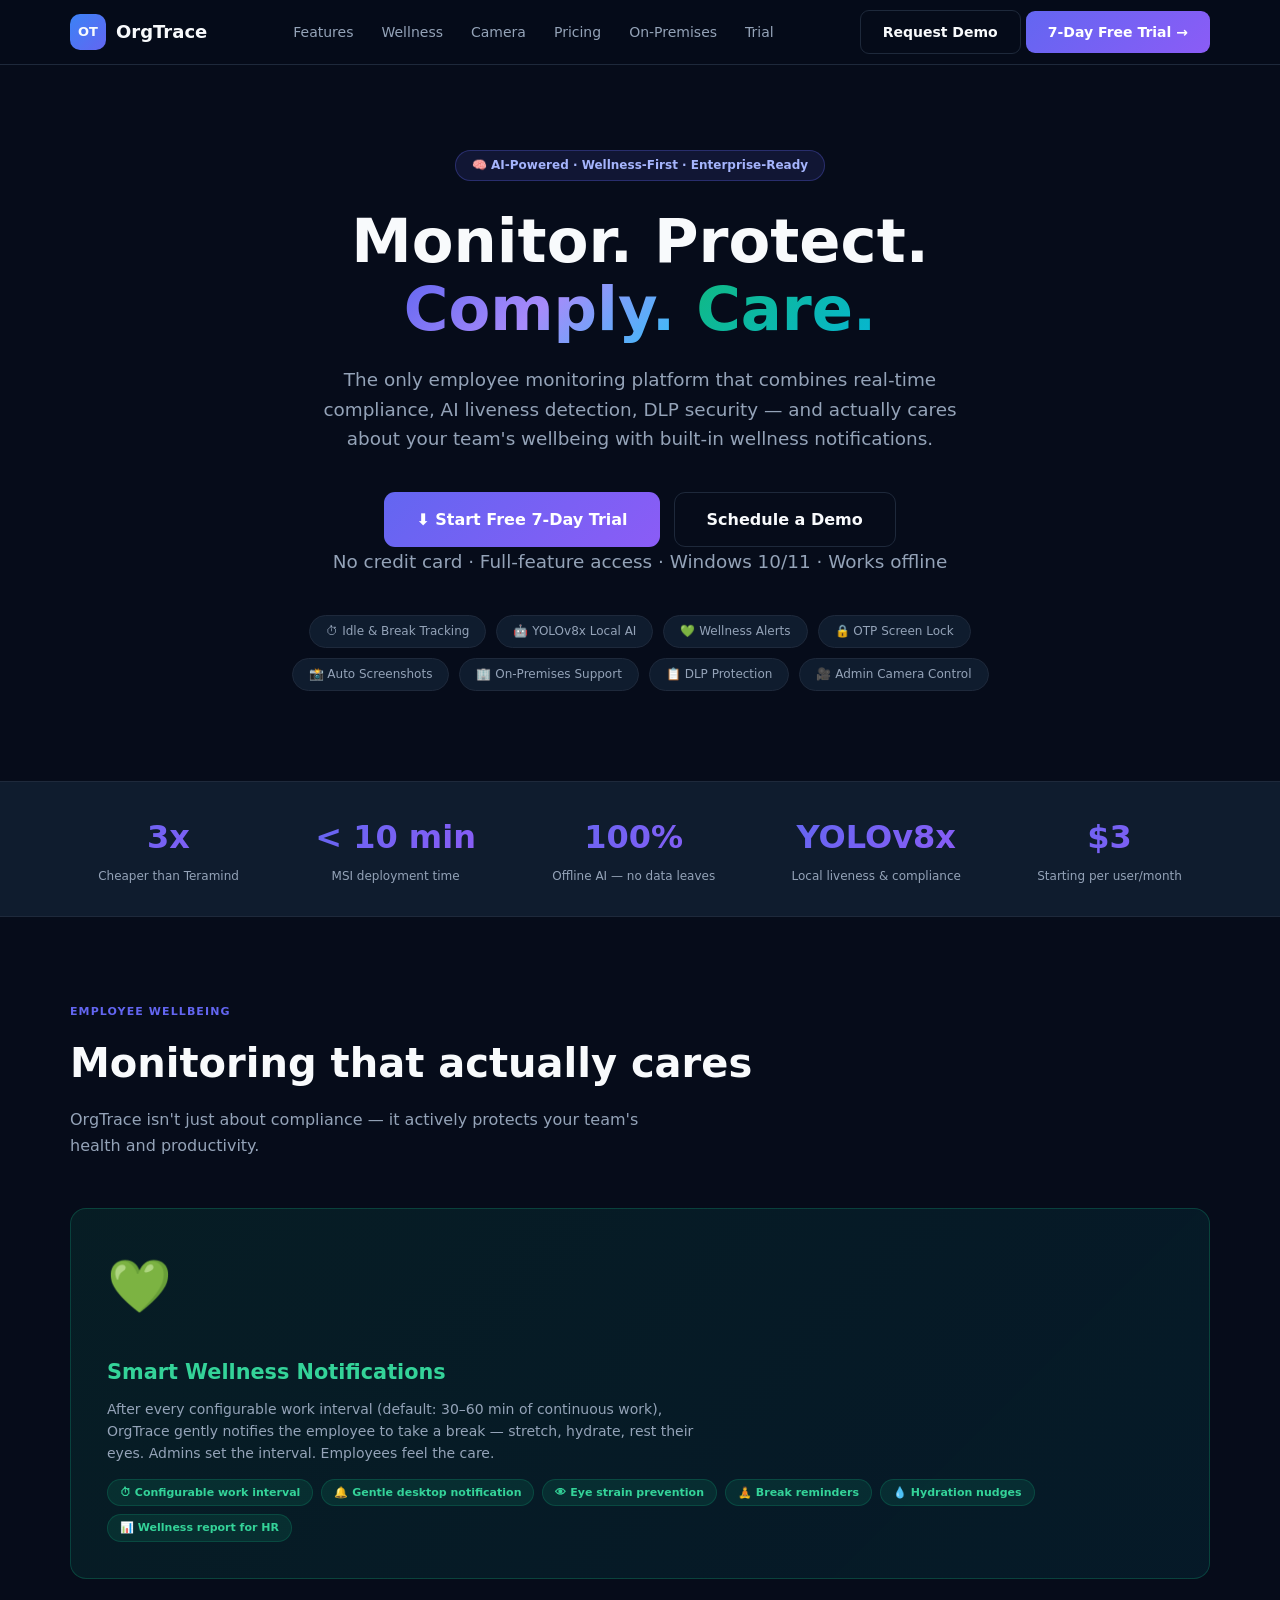
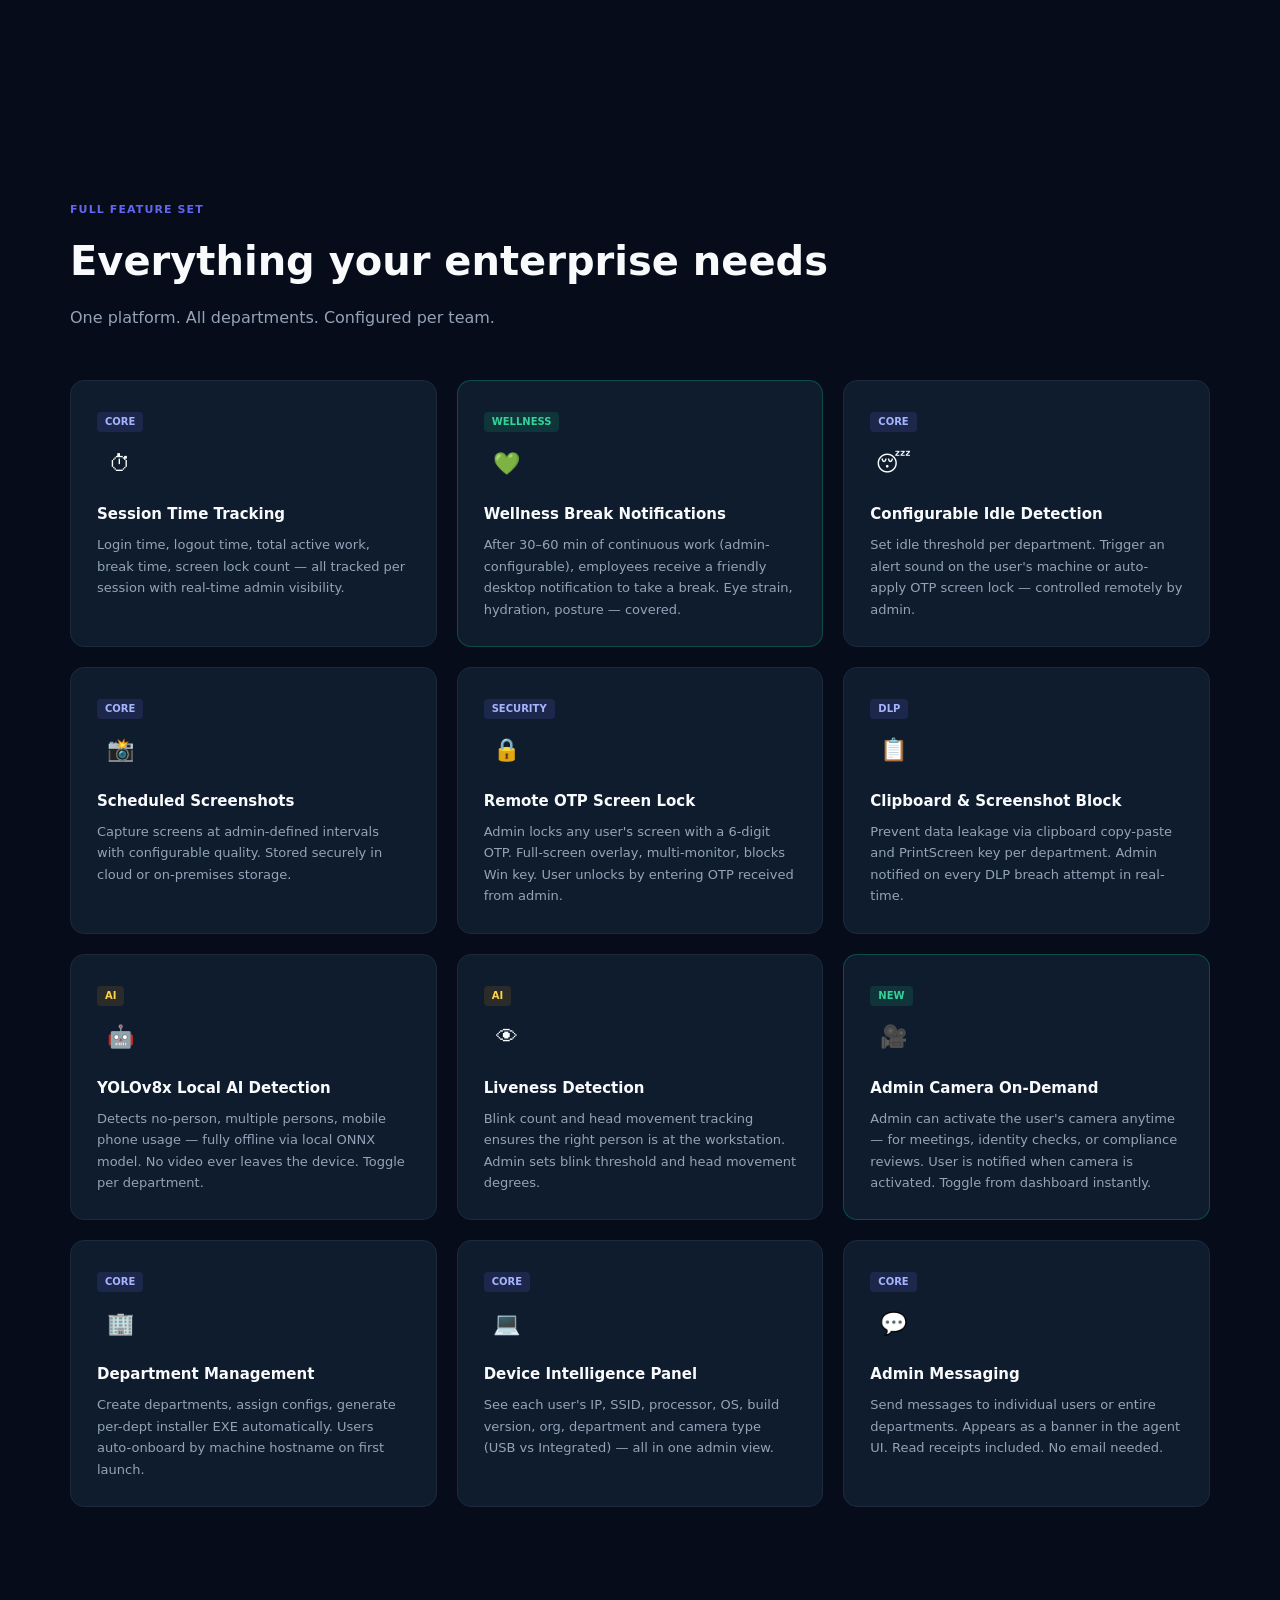
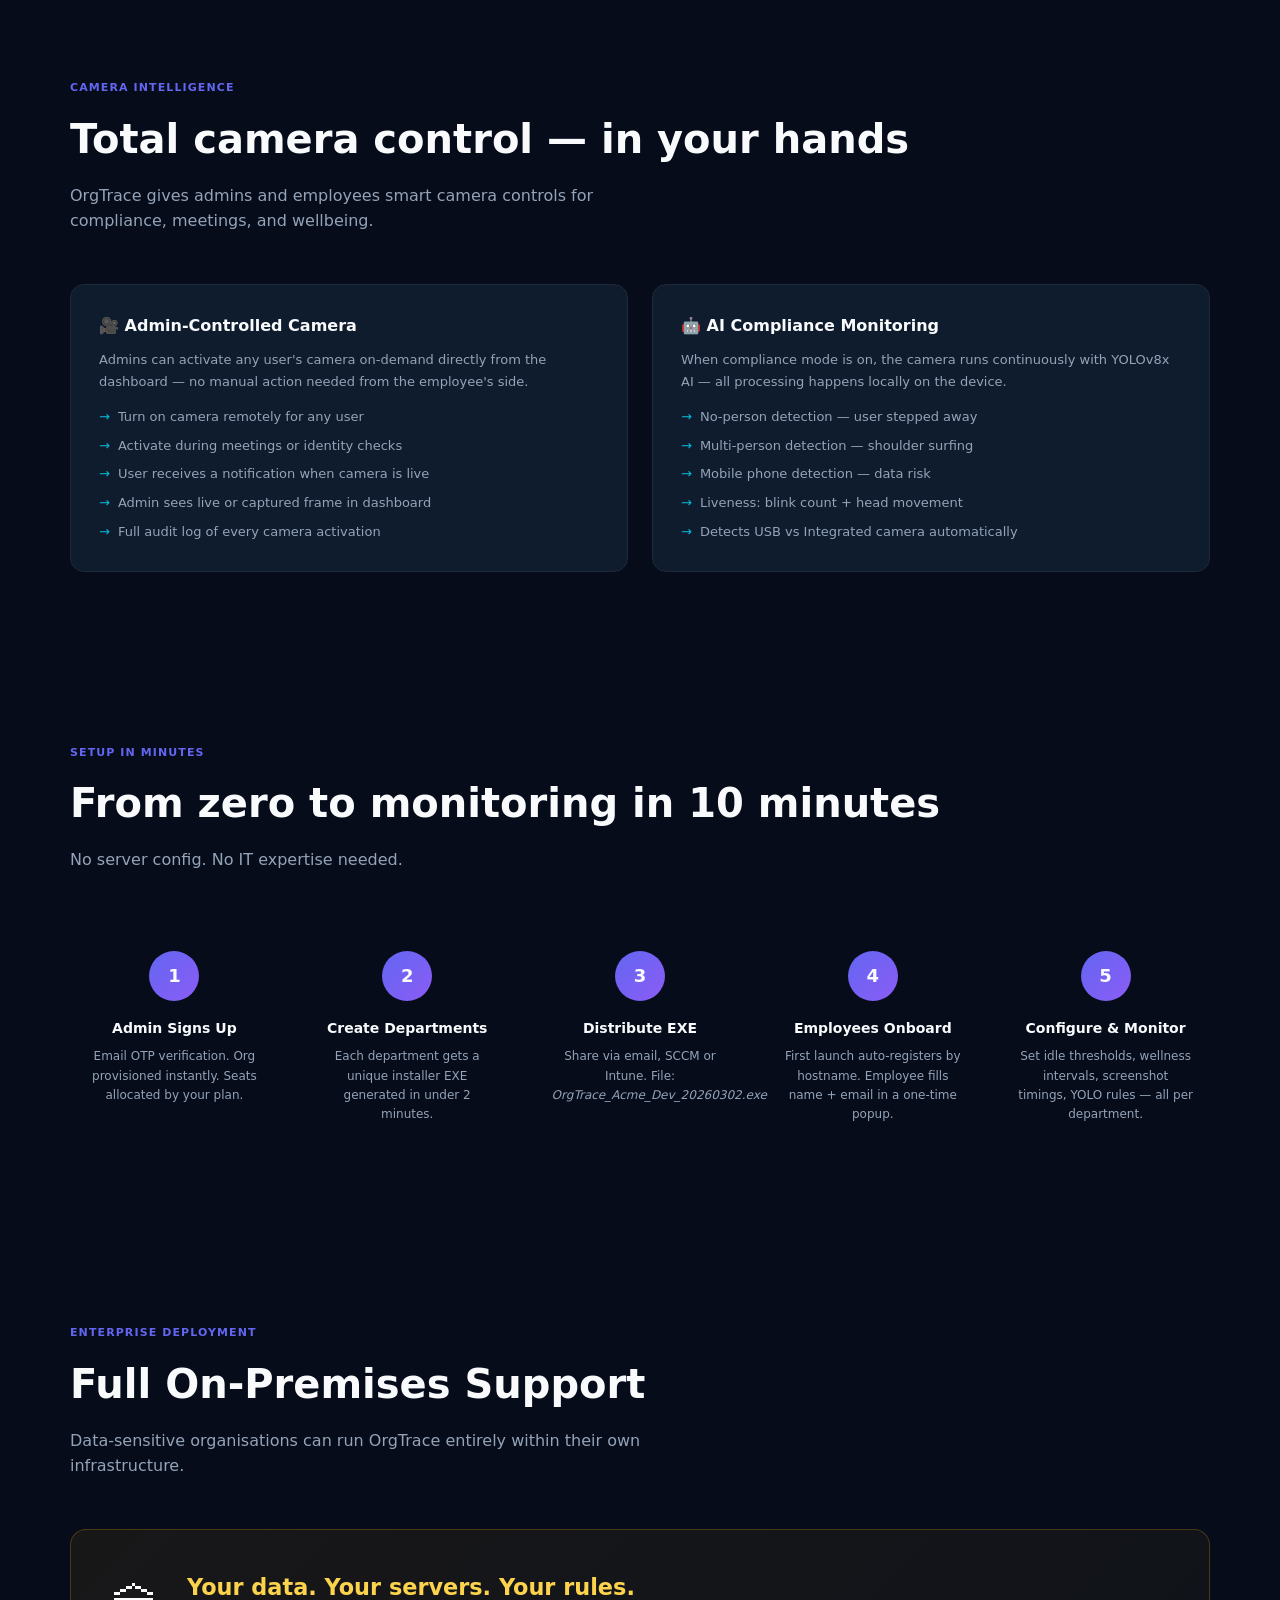
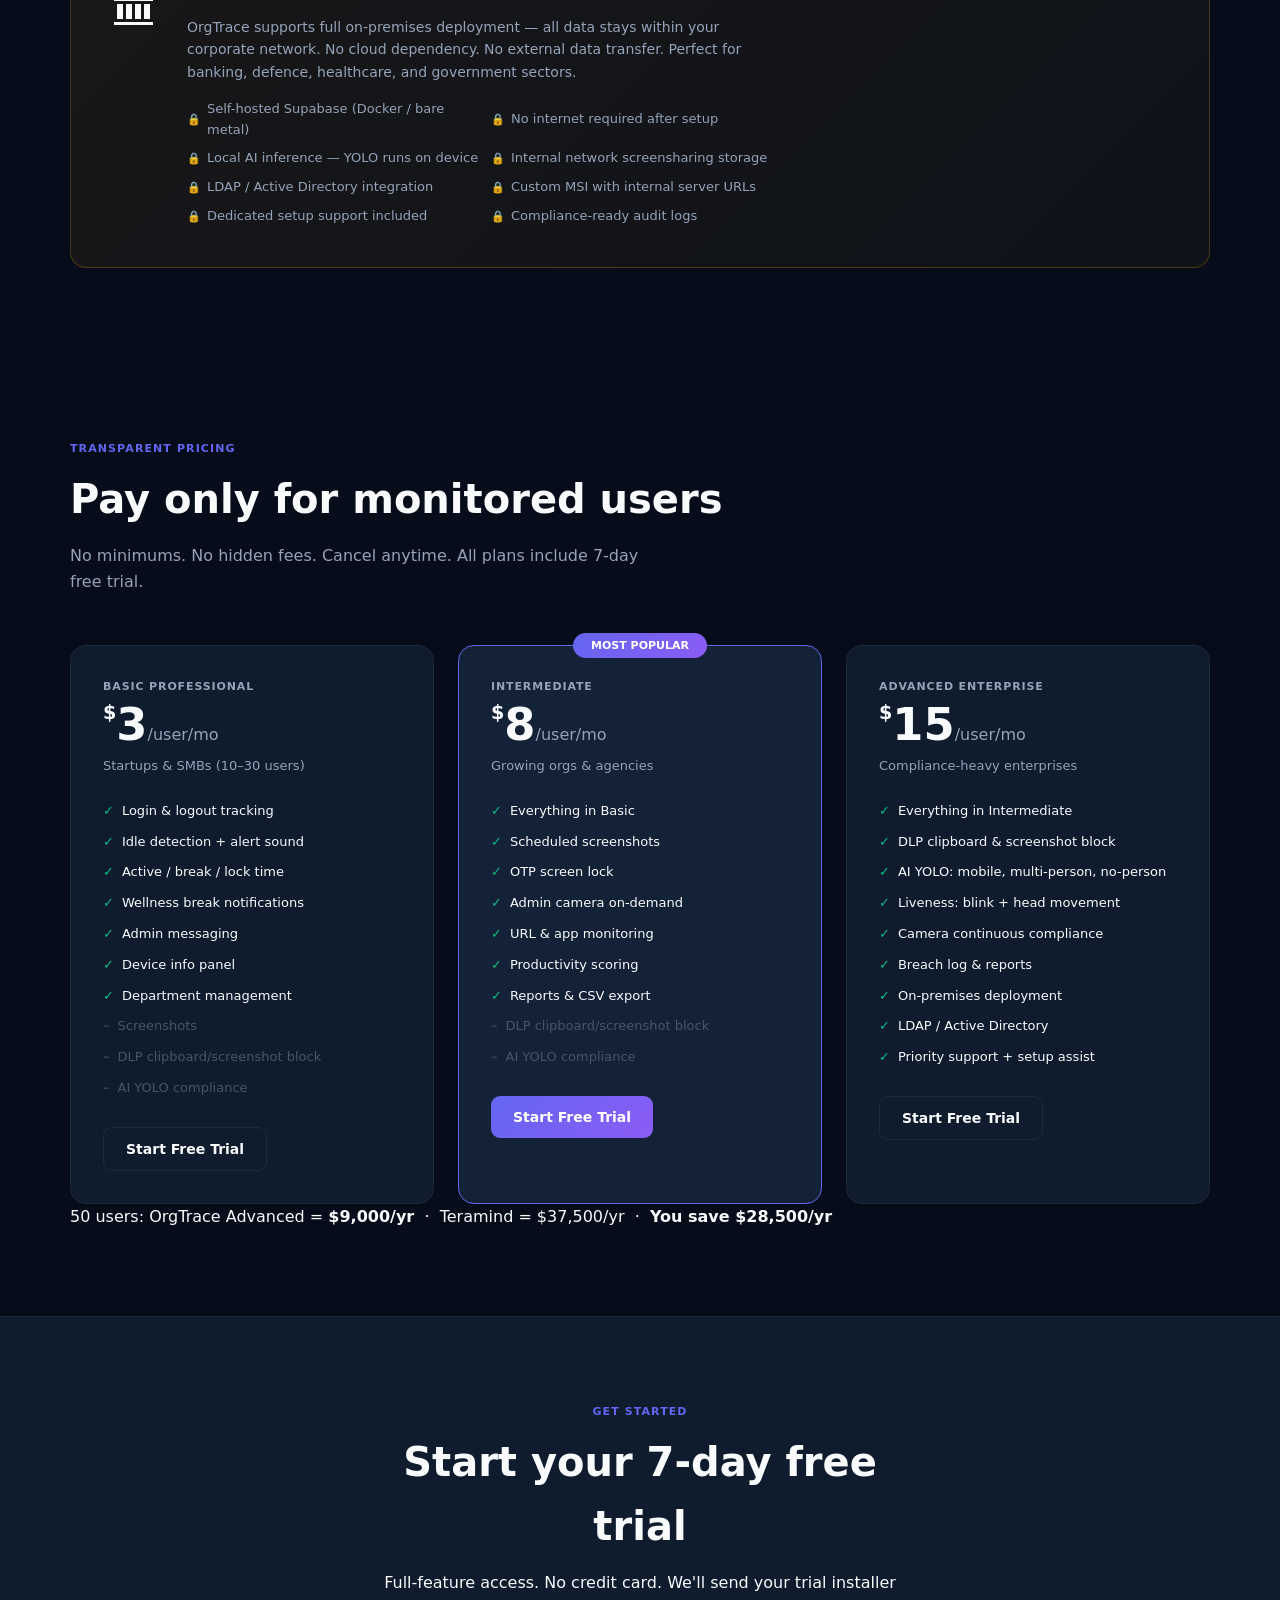
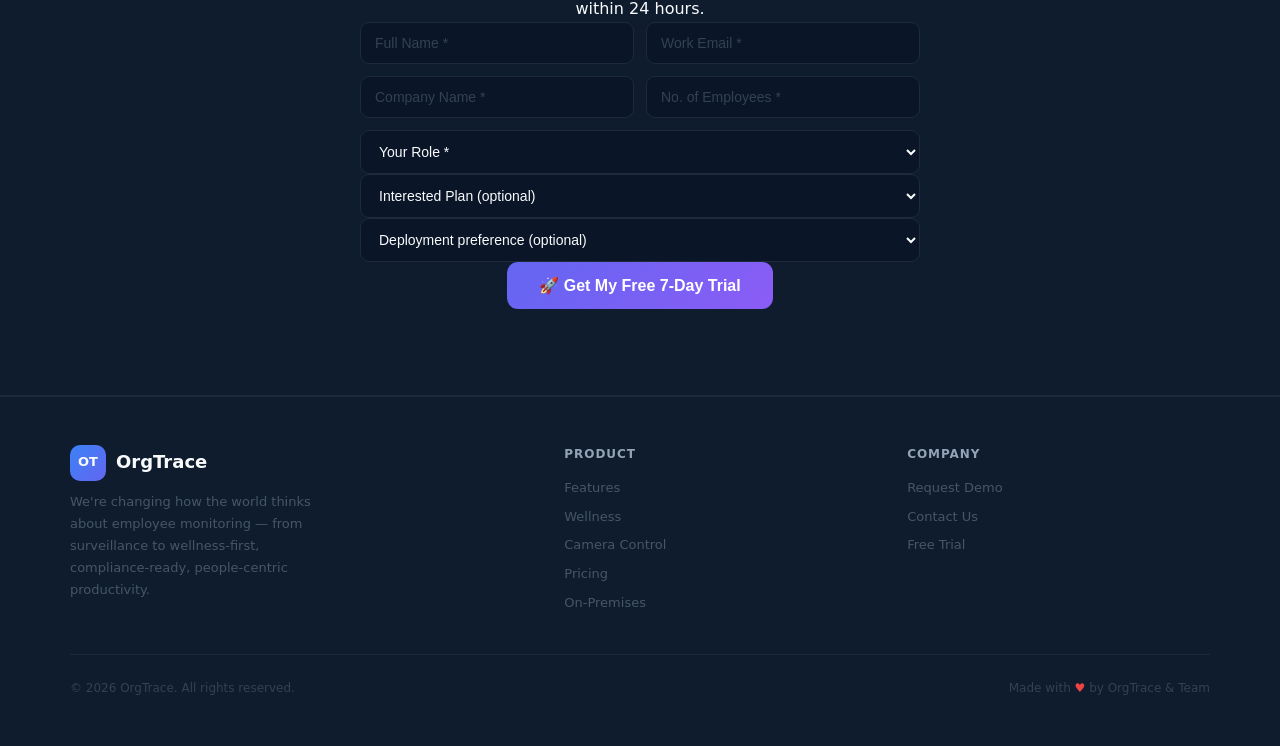
<file: orgtrace/index.html>
<!DOCTYPE html>
<html lang="en">
<head>
<meta charset="UTF-8"/>
<meta name="viewport" content="width=device-width, initial-scale=1.0"/>
<title>OrgTrace — Monitor. Protect. Care.</title>
<meta name="description" content="AI-powered employee monitoring with wellness notifications, compliance, DLP, and liveness detection. Built for enterprises that care about people."/>
<style>
  :root{
    --bg:#060C1A;--card:#0F1C2E;--card2:#132236;
    --accent:#6366F1;--accent2:#8B5CF6;--green:#10B981;
    --teal:#06B6D4;--yellow:#F59E0B;--red:#EF4444;
    --pink:#EC4899;--text:#F8FAFC;--muted:#94A3B8;--border:#1E293B;
  }
  *{margin:0;padding:0;box-sizing:border-box;}
  html{scroll-behavior:smooth;}
  body{background:var(--bg);color:var(--text);font-family:'Segoe UI',system-ui,sans-serif;line-height:1.6;}
  a{color:inherit;text-decoration:none;}

  /* NAV */
  nav{position:fixed;top:0;width:100%;z-index:100;
      background:rgba(6,12,26,0.88);backdrop-filter:blur(14px);
      border-bottom:1px solid var(--border);padding:0 5%;}
  .nav-inner{max-width:1140px;margin:auto;display:flex;align-items:center;
             justify-content:space-between;height:64px;}
  .logo{display:flex;align-items:center;gap:10px;font-weight:800;font-size:18px;}
  .logo-mark{width:36px;height:36px;border-radius:10px;display:flex;align-items:center;
             justify-content:center;font-size:13px;font-weight:900;
             background:linear-gradient(135deg,#3B82F6,#6366F1);}
  .nav-links{display:flex;gap:28px;font-size:14px;color:var(--muted);}
  .nav-links a:hover{color:var(--text);transition:.2s;}
  .btn{display:inline-flex;align-items:center;gap:8px;padding:10px 22px;
       border-radius:9px;font-weight:600;font-size:14px;cursor:pointer;
       border:none;transition:all .2s;}
  .btn-primary{background:linear-gradient(135deg,var(--accent),var(--accent2));color:#fff;}
  .btn-primary:hover{opacity:.88;transform:translateY(-1px);}
  .btn-outline{background:transparent;color:var(--text);border:1px solid var(--border);}
  .btn-outline:hover{border-color:var(--accent);color:var(--accent);}
  .btn-lg{padding:14px 32px;font-size:16px;border-radius:11px;}
  .btn-teal{background:linear-gradient(135deg,#0891B2,#06B6D4);color:#fff;}

  /* HERO */
  .hero{padding:150px 5% 90px;text-align:center;max-width:900px;margin:auto;}
  .badge{display:inline-flex;align-items:center;gap:6px;
         background:rgba(99,102,241,.12);color:#A5B4FC;
         border:1px solid rgba(99,102,241,.3);border-radius:20px;
         padding:5px 16px;font-size:12px;font-weight:600;margin-bottom:26px;}
  .hero h1{font-size:clamp(2.4rem,5.5vw,3.8rem);font-weight:900;
           line-height:1.12;margin-bottom:22px;}
  .hero h1 .grad{background:linear-gradient(135deg,#6366F1,#A78BFA,#38BDF8);
                 -webkit-background-clip:text;-webkit-text-fill-color:transparent;}
  .hero h1 .grad-green{background:linear-gradient(135deg,#10B981,#06B6D4);
                        -webkit-background-clip:text;-webkit-text-fill-color:transparent;}
  .hero p{font-size:1.15rem;color:var(--muted);max-width:640px;margin:0 auto 38px;}
  .hero-ctas{display:flex;gap:14px;justify-content:center;flex-wrap:wrap;}
  .trial-note{margin-top:14px;font-size:12px;color:#475569;}

  /* TAGLINE PILLS */
  .tag-pills{display:flex;flex-wrap:wrap;justify-content:center;gap:10px;margin-top:36px;}
  .pill{background:var(--card);border:1px solid var(--border);border-radius:20px;
        padding:6px 16px;font-size:12px;color:var(--muted);}

  /* STATS */
  .stats-bar{background:var(--card);border-top:1px solid var(--border);
             border-bottom:1px solid var(--border);padding:30px 5%;}
  .stats-inner{max-width:1140px;margin:auto;display:flex;
               justify-content:space-around;flex-wrap:wrap;gap:20px;text-align:center;}
  .stat-val{font-size:2rem;font-weight:800;
            background:linear-gradient(135deg,var(--accent),var(--accent2));
            -webkit-background-clip:text;-webkit-text-fill-color:transparent;}
  .stat-lbl{font-size:12px;color:var(--muted);margin-top:4px;}

  /* SECTION */
  section{padding:86px 5%;}
  .section-inner{max-width:1140px;margin:auto;}
  .section-tag{font-size:11px;font-weight:700;letter-spacing:.1em;
               color:var(--accent);text-transform:uppercase;margin-bottom:10px;}
  .section-title{font-size:clamp(1.7rem,3.5vw,2.5rem);font-weight:800;margin-bottom:12px;}
  .section-sub{color:var(--muted);font-size:1rem;max-width:580px;margin-bottom:50px;}

  /* WELLNESS HIGHLIGHT */
  .wellness-banner{background:linear-gradient(135deg,rgba(16,185,129,.1),rgba(6,182,212,.08));
                   border:1px solid rgba(16,185,129,.25);border-radius:16px;
                   padding:36px;margin-bottom:50px;display:flex;
                   align-items:center;gap:28px;flex-wrap:wrap;}
  .wellness-icon{font-size:52px;flex-shrink:0;}
  .wellness-banner h3{font-size:1.3rem;font-weight:800;color:#34D399;margin-bottom:8px;}
  .wellness-banner p{color:var(--muted);font-size:14px;max-width:600px;}
  .wellness-badges{display:flex;flex-wrap:wrap;gap:8px;margin-top:14px;}
  .w-badge{background:rgba(16,185,129,.12);border:1px solid rgba(16,185,129,.2);
           color:#34D399;border-radius:20px;padding:4px 12px;font-size:11px;font-weight:600;}

  /* FEATURES GRID */
  .features-grid{display:grid;grid-template-columns:repeat(auto-fill,minmax(310px,1fr));gap:20px;}
  .feat-card{background:var(--card);border:1px solid var(--border);border-radius:14px;
             padding:26px;transition:border-color .25s,transform .25s;}
  .feat-card:hover{border-color:var(--accent);transform:translateY(-3px);}
  .feat-card.wellness{border-color:rgba(16,185,129,.3);}
  .feat-card.wellness:hover{border-color:#10B981;}
  .feat-icon{width:46px;height:46px;border-radius:12px;display:flex;align-items:center;
             justify-content:center;font-size:22px;margin-bottom:16px;}
  .feat-card h3{font-size:15px;font-weight:700;margin-bottom:8px;}
  .feat-card p{font-size:13px;color:var(--muted);line-height:1.65;}
  .feat-tag{display:inline-block;font-size:10px;font-weight:700;padding:2px 8px;
            border-radius:4px;margin-bottom:8px;text-transform:uppercase;}
  .tag-new{background:rgba(16,185,129,.15);color:#34D399;}
  .tag-pro{background:rgba(99,102,241,.15);color:#A5B4FC;}
  .tag-ent{background:rgba(245,158,11,.12);color:#FCD34D;}

  /* CAMERA SECTION */
  .camera-grid{display:grid;grid-template-columns:1fr 1fr;gap:24px;}
  .camera-card{background:var(--card);border:1px solid var(--border);
               border-radius:14px;padding:28px;}
  .camera-card h3{font-size:16px;font-weight:700;margin-bottom:10px;
                  display:flex;align-items:center;gap:10px;}
  .camera-card p{font-size:13px;color:var(--muted);line-height:1.7;}
  .camera-card ul{list-style:none;margin-top:14px;display:flex;flex-direction:column;gap:8px;}
  .camera-card ul li{font-size:13px;color:var(--muted);display:flex;align-items:flex-start;gap:8px;}
  .camera-card ul li::before{content:"→";color:var(--teal);flex-shrink:0;}

  /* STEPS */
  .steps{display:grid;grid-template-columns:repeat(auto-fill,minmax(200px,1fr));gap:24px;}
  .step{text-align:center;padding:28px 16px;}
  .step-num{width:50px;height:50px;border-radius:50%;
            background:linear-gradient(135deg,var(--accent),var(--accent2));
            display:flex;align-items:center;justify-content:center;
            font-size:18px;font-weight:800;margin:0 auto 16px;}
  .step h3{font-size:14px;font-weight:700;margin-bottom:8px;}
  .step p{font-size:12px;color:var(--muted);}

  /* PRICING */
  .pricing-grid{display:grid;grid-template-columns:repeat(auto-fill,minmax(290px,1fr));gap:24px;}
  .price-card{background:var(--card);border:1px solid var(--border);border-radius:16px;
              padding:32px;position:relative;transition:transform .2s,border-color .2s;}
  .price-card:hover{transform:translateY(-5px);}
  .price-card.popular{border-color:var(--accent);background:var(--card2);}
  .popular-badge{position:absolute;top:-13px;left:50%;transform:translateX(-50%);
                 background:linear-gradient(135deg,var(--accent),var(--accent2));
                 color:#fff;padding:4px 18px;border-radius:20px;
                 font-size:11px;font-weight:700;white-space:nowrap;}
  .price-tier{font-size:11px;font-weight:700;color:var(--muted);
              text-transform:uppercase;letter-spacing:.08em;margin-bottom:8px;}
  .price-val{font-size:2.8rem;font-weight:900;line-height:1;}
  .price-val sup{font-size:1.2rem;vertical-align:top;margin-top:8px;}
  .price-val span{font-size:1rem;color:var(--muted);font-weight:400;}
  .price-desc{font-size:13px;color:var(--muted);margin:8px 0 24px;}
  .price-features{list-style:none;display:flex;flex-direction:column;
                  gap:10px;margin-bottom:28px;}
  .price-features li{font-size:13px;display:flex;align-items:flex-start;gap:8px;}
  .price-features li::before{content:"✓";color:var(--green);font-weight:700;flex-shrink:0;}
  .price-features li.na{color:#475569;}
  .price-features li.na::before{content:"–";color:#334155;}

  /* ONPREM */
  .onprem-card{background:linear-gradient(135deg,rgba(245,158,11,.08),rgba(251,191,36,.04));
               border:1px solid rgba(245,158,11,.25);border-radius:16px;padding:40px;
               display:flex;align-items:flex-start;gap:28px;flex-wrap:wrap;}
  .onprem-icon{font-size:48px;flex-shrink:0;}
  .onprem-card h3{font-size:1.4rem;font-weight:800;color:#FCD34D;margin-bottom:10px;}
  .onprem-card p{color:var(--muted);font-size:14px;max-width:600px;margin-bottom:16px;}
  .onprem-card ul{list-style:none;display:grid;
                  grid-template-columns:1fr 1fr;gap:8px;max-width:600px;}
  .onprem-card ul li{font-size:13px;color:var(--muted);
                     display:flex;align-items:center;gap:6px;}
  .onprem-card ul li::before{content:"🔒";font-size:11px;}

  /* FORM */
  .demo-section{background:var(--card);border-top:1px solid var(--border);
                border-bottom:1px solid var(--border);}
  .demo-inner{max-width:560px;margin:auto;text-align:center;}
  .form-row{display:grid;grid-template-columns:1fr 1fr;gap:12px;margin-bottom:12px;}
  .form-input{width:100%;background:#0A1628;border:1px solid var(--border);
              border-radius:9px;padding:12px 14px;color:var(--text);
              font-size:14px;outline:none;transition:border-color .2s;}
  .form-input:focus{border-color:var(--accent);}
  .form-input::placeholder{color:#334155;}
  select.form-input option{background:#0A1628;}

  /* FOOTER */
  footer{background:var(--card);border-top:1px solid var(--border);padding:48px 5%;}
  .footer-inner{max-width:1140px;margin:auto;display:grid;
                grid-template-columns:1.5fr 1fr 1fr;gap:40px;flex-wrap:wrap;}
  .footer-brand p{font-size:13px;color:#475569;margin-top:10px;max-width:260px;line-height:1.7;}
  .footer-col h4{font-size:12px;font-weight:700;color:var(--muted);
                 text-transform:uppercase;letter-spacing:.08em;margin-bottom:14px;}
  .footer-col a{display:block;font-size:13px;color:#475569;margin-bottom:8px;}
  .footer-col a:hover{color:var(--muted);}
  .footer-bottom{max-width:1140px;margin:32px auto 0;
                 padding-top:24px;border-top:1px solid var(--border);
                 display:flex;justify-content:space-between;align-items:center;
                 flex-wrap:wrap;gap:12px;}
  .footer-bottom p{font-size:12px;color:#334155;}
  .made-with{font-size:12px;color:#334155;}
  .made-with span{color:#EF4444;}

  /* TOAST */
  #toast{position:fixed;bottom:24px;right:24px;
         background:linear-gradient(135deg,#10B981,#06B6D4);
         color:#fff;padding:14px 24px;border-radius:11px;font-size:14px;
         font-weight:600;transform:translateY(80px);opacity:0;
         transition:all .3s;z-index:999;box-shadow:0 8px 24px rgba(0,0,0,.4);}
  #toast.show{transform:translateY(0);opacity:1;}

  @media(max-width:768px){
    .nav-links{display:none;}
    .form-row{grid-template-columns:1fr;}
    .hero-ctas{flex-direction:column;align-items:center;}
    .camera-grid{grid-template-columns:1fr;}
    .footer-inner{grid-template-columns:1fr;}
    .onprem-card ul{grid-template-columns:1fr;}
    .footer-bottom{flex-direction:column;text-align:center;}
  }
</style>
</head>
<body>

<div id="toast">✅ Request received! We'll email you within 24 hours.</div>

<!-- NAV -->
<nav id="navbar">
  <div class="nav-inner">
    <div class="logo">
      <div class="logo-mark">OT</div>
      OrgTrace
    </div>
    <div class="nav-links">
      <a href="#features">Features</a>
      <a href="#wellness">Wellness</a>
      <a href="#camera">Camera</a>
      <a href="#pricing">Pricing</a>
      <a href="#onprem">On-Premises</a>
      <a href="#demo">Trial</a>
    </div>
    <div class="nav-cta">
      <a href="#demo" class="btn btn-outline">Request Demo</a>
      <a href="#demo" class="btn btn-primary">7-Day Free Trial →</a>
    </div>
  </div>
</nav>

<!-- HERO -->
<div class="hero">
  <div class="badge">🧠 AI-Powered · Wellness-First · Enterprise-Ready</div>
  <h1>Monitor. Protect.<br/><span class="grad">Comply.</span> <span class="grad-green">Care.</span></h1>
  <p>The only employee monitoring platform that combines real-time compliance, AI liveness detection, DLP security — and actually cares about your team's wellbeing with built-in wellness notifications.</p>
  <div class="hero-ctas">
    <a href="#demo" class="btn btn-primary btn-lg">⬇ Start Free 7-Day Trial</a>
    <a href="#demo" class="btn btn-outline btn-lg">Schedule a Demo</a>
  </div>
  <p class="trial-note">No credit card · Full-feature access · Windows 10/11 · Works offline</p>
  <div class="tag-pills">
    <span class="pill">⏱ Idle & Break Tracking</span>
    <span class="pill">🤖 YOLOv8x Local AI</span>
    <span class="pill">💚 Wellness Alerts</span>
    <span class="pill">🔒 OTP Screen Lock</span>
    <span class="pill">📸 Auto Screenshots</span>
    <span class="pill">🏢 On-Premises Support</span>
    <span class="pill">📋 DLP Protection</span>
    <span class="pill">🎥 Admin Camera Control</span>
  </div>
</div>

<!-- STATS -->
<div class="stats-bar">
  <div class="stats-inner">
    <div><div class="stat-val">3x</div><div class="stat-lbl">Cheaper than Teramind</div></div>
    <div><div class="stat-val">&lt; 10 min</div><div class="stat-lbl">MSI deployment time</div></div>
    <div><div class="stat-val">100%</div><div class="stat-lbl">Offline AI — no data leaves</div></div>
    <div><div class="stat-val">YOLOv8x</div><div class="stat-lbl">Local liveness & compliance</div></div>
    <div><div class="stat-val">$3</div><div class="stat-lbl">Starting per user/month</div></div>
  </div>
</div>

<!-- WELLNESS -->
<section id="wellness">
  <div class="section-inner">
    <div class="section-tag">Employee Wellbeing</div>
    <h2 class="section-title">Monitoring that actually cares</h2>
    <p class="section-sub">OrgTrace isn't just about compliance — it actively protects your team's health and productivity.</p>

    <div class="wellness-banner">
      <div class="wellness-icon">💚</div>
      <div>
        <h3>Smart Wellness Notifications</h3>
        <p>After every configurable work interval (default: 30–60 min of continuous work), OrgTrace gently notifies the employee to take a break — stretch, hydrate, rest their eyes. Admins set the interval. Employees feel the care.</p>
        <div class="wellness-badges">
          <span class="w-badge">⏱ Configurable work interval</span>
          <span class="w-badge">🔔 Gentle desktop notification</span>
          <span class="w-badge">👁 Eye strain prevention</span>
          <span class="w-badge">🧘 Break reminders</span>
          <span class="w-badge">💧 Hydration nudges</span>
          <span class="w-badge">📊 Wellness report for HR</span>
        </div>
      </div>
    </div>
  </div>
</section>

<!-- FEATURES -->
<section id="features">
  <div class="section-inner">
    <div class="section-tag">Full Feature Set</div>
    <h2 class="section-title">Everything your enterprise needs</h2>
    <p class="section-sub">One platform. All departments. Configured per team.</p>
    <div class="features-grid">

      <div class="feat-card">
        <span class="feat-tag tag-pro">Core</span>
        <div class="feat-icon bg-green-lt">⏱</div>
        <h3>Session Time Tracking</h3>
        <p>Login time, logout time, total active work, break time, screen lock count — all tracked per session with real-time admin visibility.</p>
      </div>

      <div class="feat-card wellness">
        <span class="feat-tag tag-new">Wellness</span>
        <div class="feat-icon bg-green-lt">💚</div>
        <h3>Wellness Break Notifications</h3>
        <p>After 30–60 min of continuous work (admin-configurable), employees receive a friendly desktop notification to take a break. Eye strain, hydration, posture — covered.</p>
      </div>

      <div class="feat-card">
        <span class="feat-tag tag-pro">Core</span>
        <div class="feat-icon bg-yellow-lt">😴</div>
        <h3>Configurable Idle Detection</h3>
        <p>Set idle threshold per department. Trigger an alert sound on the user's machine or auto-apply OTP screen lock — controlled remotely by admin.</p>
      </div>

      <div class="feat-card">
        <span class="feat-tag tag-pro">Core</span>
        <div class="feat-icon bg-blue-lt">📸</div>
        <h3>Scheduled Screenshots</h3>
        <p>Capture screens at admin-defined intervals with configurable quality. Stored securely in cloud or on-premises storage.</p>
      </div>

      <div class="feat-card">
        <span class="feat-tag tag-pro">Security</span>
        <div class="feat-icon bg-red-lt">🔒</div>
        <h3>Remote OTP Screen Lock</h3>
        <p>Admin locks any user's screen with a 6-digit OTP. Full-screen overlay, multi-monitor, blocks Win key. User unlocks by entering OTP received from admin.</p>
      </div>

      <div class="feat-card">
        <span class="feat-tag tag-pro">DLP</span>
        <div class="feat-icon bg-skyblue-lt">📋</div>
        <h3>Clipboard & Screenshot Block</h3>
        <p>Prevent data leakage via clipboard copy-paste and PrintScreen key per department. Admin notified on every DLP breach attempt in real-time.</p>
      </div>

      <div class="feat-card">
        <span class="feat-tag tag-ent">AI</span>
        <div class="feat-icon bg-purple-lt">🤖</div>
        <h3>YOLOv8x Local AI Detection</h3>
        <p>Detects no-person, multiple persons, mobile phone usage — fully offline via local ONNX model. No video ever leaves the device. Toggle per department.</p>
      </div>

      <div class="feat-card">
        <span class="feat-tag tag-ent">AI</span>
        <div class="feat-icon bg-teal-lt">👁</div>
        <h3>Liveness Detection</h3>
        <p>Blink count and head movement tracking ensures the right person is at the workstation. Admin sets blink threshold and head movement degrees.</p>
      </div>

      <div class="feat-card wellness">
        <span class="feat-tag tag-new">New</span>
        <div class="feat-icon bg-pink-lt">🎥</div>
        <h3>Admin Camera On-Demand</h3>
        <p>Admin can activate the user's camera anytime — for meetings, identity checks, or compliance reviews. User is notified when camera is activated. Toggle from dashboard instantly.</p>
      </div>

      <div class="feat-card">
        <span class="feat-tag tag-pro">Core</span>
        <div class="feat-icon bg-green-lt">🏢</div>
        <h3>Department Management</h3>
        <p>Create departments, assign configs, generate per-dept installer EXE automatically. Users auto-onboard by machine hostname on first launch.</p>
      </div>

      <div class="feat-card">
        <span class="feat-tag tag-pro">Core</span>
        <div class="feat-icon bg-teal2-lt">💻</div>
        <h3>Device Intelligence Panel</h3>
        <p>See each user's IP, SSID, processor, OS, build version, org, department and camera type (USB vs Integrated) — all in one admin view.</p>
      </div>

      <div class="feat-card">
        <span class="feat-tag tag-pro">Core</span>
        <div class="feat-icon bg-yellow-lt">💬</div>
        <h3>Admin Messaging</h3>
        <p>Send messages to individual users or entire departments. Appears as a banner in the agent UI. Read receipts included. No email needed.</p>
      </div>

    </div>
  </div>
</section>

<!-- CAMERA SECTION -->
<section id="camera">
  <div class="section-inner">
    <div class="section-tag">Camera Intelligence</div>
    <h2 class="section-title">Total camera control — in your hands</h2>
    <p class="section-sub">OrgTrace gives admins and employees smart camera controls for compliance, meetings, and wellbeing.</p>
    <div class="camera-grid">
      <div class="camera-card">
        <h3>🎥 Admin-Controlled Camera</h3>
        <p>Admins can activate any user's camera on-demand directly from the dashboard — no manual action needed from the employee's side.</p>
        <ul>
          <li>Turn on camera remotely for any user</li>
          <li>Activate during meetings or identity checks</li>
          <li>User receives a notification when camera is live</li>
          <li>Admin sees live or captured frame in dashboard</li>
          <li>Full audit log of every camera activation</li>
        </ul>
      </div>
      <div class="camera-card">
        <h3>🤖 AI Compliance Monitoring</h3>
        <p>When compliance mode is on, the camera runs continuously with YOLOv8x AI — all processing happens locally on the device.</p>
        <ul>
          <li>No-person detection — user stepped away</li>
          <li>Multi-person detection — shoulder surfing</li>
          <li>Mobile phone detection — data risk</li>
          <li>Liveness: blink count + head movement</li>
          <li>Detects USB vs Integrated camera automatically</li>
        </ul>
      </div>
    </div>
  </div>
</section>

<!-- HOW IT WORKS -->
<section id="how">
  <div class="section-inner">
    <div class="section-tag">Setup in Minutes</div>
    <h2 class="section-title">From zero to monitoring in 10 minutes</h2>
    <p class="section-sub">No server config. No IT expertise needed.</p>
    <div class="steps">
      <div class="step">
        <div class="step-num">1</div>
        <h3>Admin Signs Up</h3>
        <p>Email OTP verification. Org provisioned instantly. Seats allocated by your plan.</p>
      </div>
      <div class="step">
        <div class="step-num">2</div>
        <h3>Create Departments</h3>
        <p>Each department gets a unique installer EXE generated in under 2 minutes.</p>
      </div>
      <div class="step">
        <div class="step-num">3</div>
        <h3>Distribute EXE</h3>
        <p>Share via email, SCCM or Intune. File: <em>OrgTrace_Acme_Dev_20260302.exe</em></p>
      </div>
      <div class="step">
        <div class="step-num">4</div>
        <h3>Employees Onboard</h3>
        <p>First launch auto-registers by hostname. Employee fills name + email in a one-time popup.</p>
      </div>
      <div class="step">
        <div class="step-num">5</div>
        <h3>Configure & Monitor</h3>
        <p>Set idle thresholds, wellness intervals, screenshot timings, YOLO rules — all per department.</p>
      </div>
    </div>
  </div>
</section>

<!-- ON-PREMISES -->
<section id="onprem">
  <div class="section-inner">
    <div class="section-tag">Enterprise Deployment</div>
    <h2 class="section-title">Full On-Premises Support</h2>
    <p class="section-sub">Data-sensitive organisations can run OrgTrace entirely within their own infrastructure.</p>
    <div class="onprem-card">
      <div class="onprem-icon">🏛</div>
      <div>
        <h3>Your data. Your servers. Your rules.</h3>
        <p>OrgTrace supports full on-premises deployment — all data stays within your corporate network. No cloud dependency. No external data transfer. Perfect for banking, defence, healthcare, and government sectors.</p>
        <ul>
          <li>Self-hosted Supabase (Docker / bare metal)</li>
          <li>No internet required after setup</li>
          <li>Local AI inference — YOLO runs on device</li>
          <li>Internal network screensharing storage</li>
          <li>LDAP / Active Directory integration</li>
          <li>Custom MSI with internal server URLs</li>
          <li>Dedicated setup support included</li>
          <li>Compliance-ready audit logs</li>
        </ul>
      </div>
    </div>
  </div>
</section>

<!-- PRICING -->
<section id="pricing">
  <div class="section-inner">
    <div class="section-tag">Transparent Pricing</div>
    <h2 class="section-title">Pay only for monitored users</h2>
    <p class="section-sub">No minimums. No hidden fees. Cancel anytime. All plans include 7-day free trial.</p>
    <div class="pricing-grid">

      <div class="price-card">
        <div class="price-tier">Basic Professional</div>
        <div class="price-val"><sup>$</sup>3<span>/user/mo</span></div>
        <div class="price-desc">Startups & SMBs (10–30 users)</div>
        <ul class="price-features">
          <li>Login &amp; logout tracking</li>
          <li>Idle detection + alert sound</li>
          <li>Active / break / lock time</li>
          <li>Wellness break notifications</li>
          <li>Admin messaging</li>
          <li>Device info panel</li>
          <li>Department management</li>
          <li class="na">Screenshots</li>
          <li class="na">DLP clipboard/screenshot block</li>
          <li class="na">AI YOLO compliance</li>
        </ul>
        <a href="#demo" class="btn btn-outline btn-block">Start Free Trial</a>
      </div>

      <div class="price-card popular">
        <div class="popular-badge">MOST POPULAR</div>
        <div class="price-tier">Intermediate</div>
        <div class="price-val"><sup>$</sup>8<span>/user/mo</span></div>
        <div class="price-desc">Growing orgs &amp; agencies</div>
        <ul class="price-features">
          <li>Everything in Basic</li>
          <li>Scheduled screenshots</li>
          <li>OTP screen lock</li>
          <li>Admin camera on-demand</li>
          <li>URL &amp; app monitoring</li>
          <li>Productivity scoring</li>
          <li>Reports &amp; CSV export</li>
          <li class="na">DLP clipboard/screenshot block</li>
          <li class="na">AI YOLO compliance</li>
        </ul>
        <a href="#demo" class="btn btn-primary btn-block">Start Free Trial</a>
      </div>

      <div class="price-card">
        <div class="price-tier">Advanced Enterprise</div>
        <div class="price-val"><sup>$</sup>15<span>/user/mo</span></div>
        <div class="price-desc">Compliance-heavy enterprises</div>
        <ul class="price-features">
          <li>Everything in Intermediate</li>
          <li>DLP clipboard &amp; screenshot block</li>
          <li>AI YOLO: mobile, multi-person, no-person</li>
          <li>Liveness: blink + head movement</li>
          <li>Camera continuous compliance</li>
          <li>Breach log &amp; reports</li>
          <li>On-premises deployment</li>
          <li>LDAP / Active Directory</li>
          <li>Priority support + setup assist</li>
        </ul>
        <a href="#demo" class="btn btn-outline btn-block">Start Free Trial</a>
      </div>

    </div>
    <p class="pricing-note">
      50 users: OrgTrace Advanced = <strong class="text-green">$9,000/yr</strong> &nbsp;·&nbsp;
      Teramind = $37,500/yr &nbsp;·&nbsp; <strong class="text-green">You save $28,500/yr</strong>
    </p>
  </div>
</section>

<!-- DEMO FORM -->
<section id="demo" class="demo-section">
  <div class="section-inner">
    <div class="demo-inner">
      <div class="section-tag text-center">Get Started</div>
      <h2 class="section-title">Start your 7-day free trial</h2>
      <p class="demo-sub">Full-feature access. No credit card. We'll send your trial installer within 24 hours.</p>
      <form id="trialForm" >
        <div class="form-row">
          <input class="form-input" type="text"   id="f-name"    placeholder="Full Name *" required/>
          <input class="form-input" type="email"  id="f-email"   placeholder="Work Email *" required/>
        </div>
        <div class="form-row">
          <input class="form-input" type="text"   id="f-company" placeholder="Company Name *" required/>
          <input class="form-input" type="number" id="f-users"   placeholder="No. of Employees *" min="1" required/>
        </div>
        <select class="form-input mb12" id="f-role" required> 
          <option value="" disabled selected>Your Role *</option>
          <option>IT Manager</option>
          <option>HR Manager</option>
          <option>VP Operations</option>
          <option>CTO / CIO</option>
          <option>CISO</option>
          <option>Founder / CEO</option>
          <option>Other</option>
        </select>
        <select class="form-input mb12" id="f-plan">
          <option value="" disabled selected>Interested Plan (optional)</option>
          <option>Basic Professional — $3/user/mo</option>
          <option>Intermediate — $8/user/mo</option>
          <option>Advanced Enterprise — $15/user/mo</option>
          <option>On-Premises Deployment</option>
        </select>
        <select class="form-input mb20" id="f-deploy">
          <option value="" disabled selected>Deployment preference (optional)</option>
          <option>Cloud (Supabase hosted)</option>
          <option>On-Premises (self-hosted)</option>
          <option>Not sure yet</option>
        </select>
        <button type="submit" class="btn btn-primary btn-lg btn-block">
          🚀 Get My Free 7-Day Trial
        </button>
        <p id="form-msg" class="form-msg"></p>
      </form>
    </div>
  </div>
</section>

<!-- FOOTER -->
<footer>
  <div class="footer-inner">
    <div class="footer-brand">
      <div class="logo footer-logo">
        <div class="logo-mark">OT</div>
        OrgTrace
      </div>
      <p>We're changing how the world thinks about employee monitoring — from surveillance to wellness-first, compliance-ready, people-centric productivity.</p>
    </div>
    <div class="footer-col">
      <h4>Product</h4>
      <a href="#features">Features</a>
      <a href="#wellness">Wellness</a>
      <a href="#camera">Camera Control</a>
      <a href="#pricing">Pricing</a>
      <a href="#onprem">On-Premises</a>
    </div>
    <div class="footer-col">
      <h4>Company</h4>
      <a href="#demo">Request Demo</a>
      <a href="#demo">Contact Us</a>
      <a href="#demo">Free Trial</a>
    </div>
  </div>
  <div class="footer-bottom">
    <p>© 2026 OrgTrace. All rights reserved.</p>
    <p class="made-with">Made with <span>♥</span> by OrgTrace &amp; Team</p>
  </div>
</footer>

<script src="js/script.js"></script>
</body>
</html>
</file>
